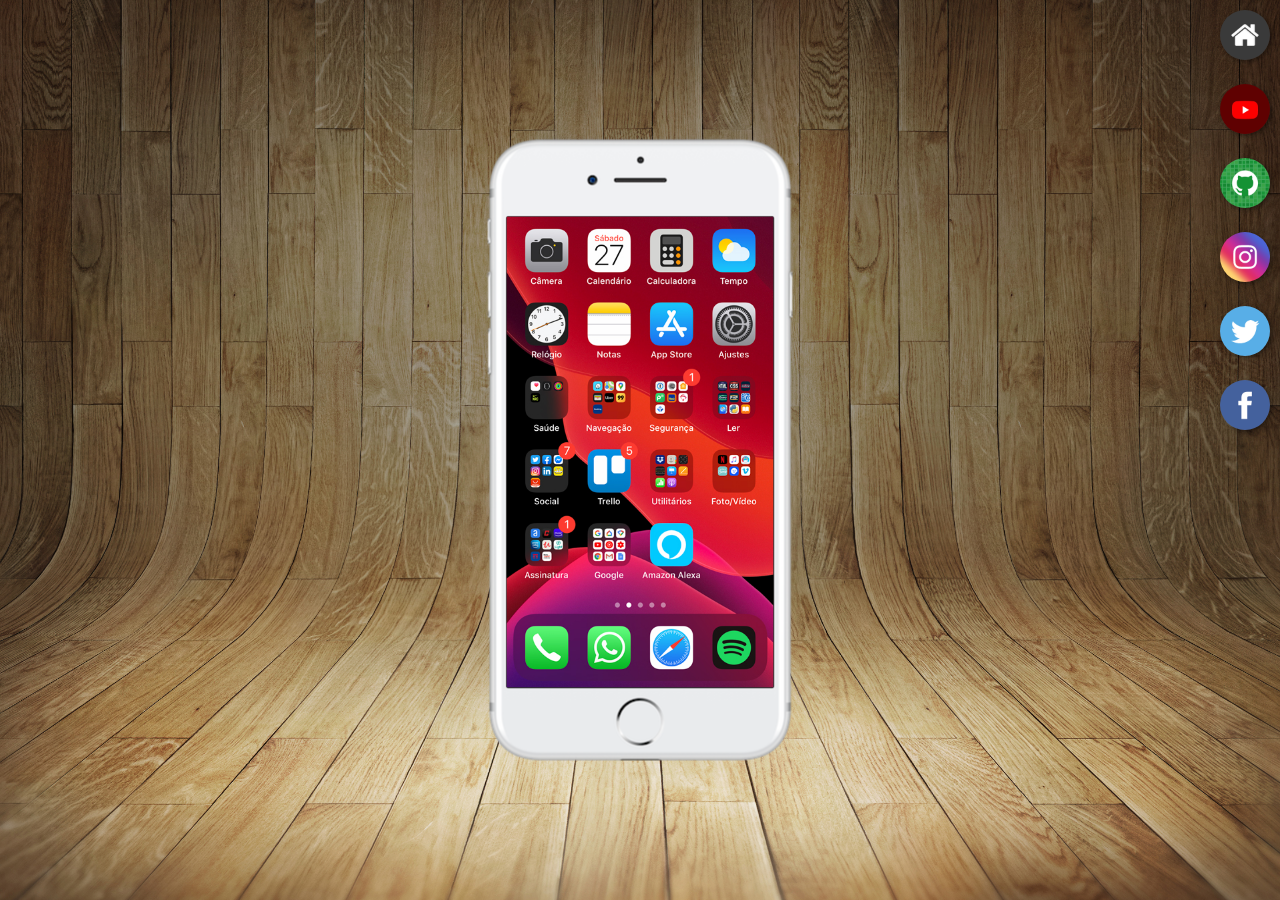
<file: index.html>
<!DOCTYPE html>
<html lang="pt-br">
<head>
    <meta charset="UTF-8">
    <meta name="viewport" content="width=device-width, initial-scale=1.0">
    <title>Projeto Redes Sociais</title>
    <link rel="stylesheet" href="estilos/style.css">
    <link rel="shortcut icon" href="favicon.ico" type="image/x-icon">
</head>
<body>
    <main>
        <section id="telefone">
            <iframe src="home.html" name="tela" id="tela" frameborder="0"> 
                Seu navegador não é compativel com isso.
            </iframe>
        </section>
        <section id="redes-sociais">
            <a href="home.html" target="tela"> <img src="imagens/logo-home.jpg" alt="home"></a><br>
            <a href="youtube.html" target="tela"><img src="imagens/logo-youtube.jpg" alt="youtube"></a><br>
            <a href="github.html" target="tela"><img src="imagens/logo-github.jpg" alt="github"></a><br>
            <a href="instagram.html" target="tela"><img src="imagens/logo-instagram.jpg" alt="instagram"></a><br>
            <a href="twitter.html" target="tela"><img src="imagens/logo-twitter.jpg" alt="twitter"></a><br>
            <a href="facebook.html" target="tela"><img src="imagens/logo-facebook.jpg" alt="facebook"></a><br>
        </section>
    </main>
</body>
</html>
</file>
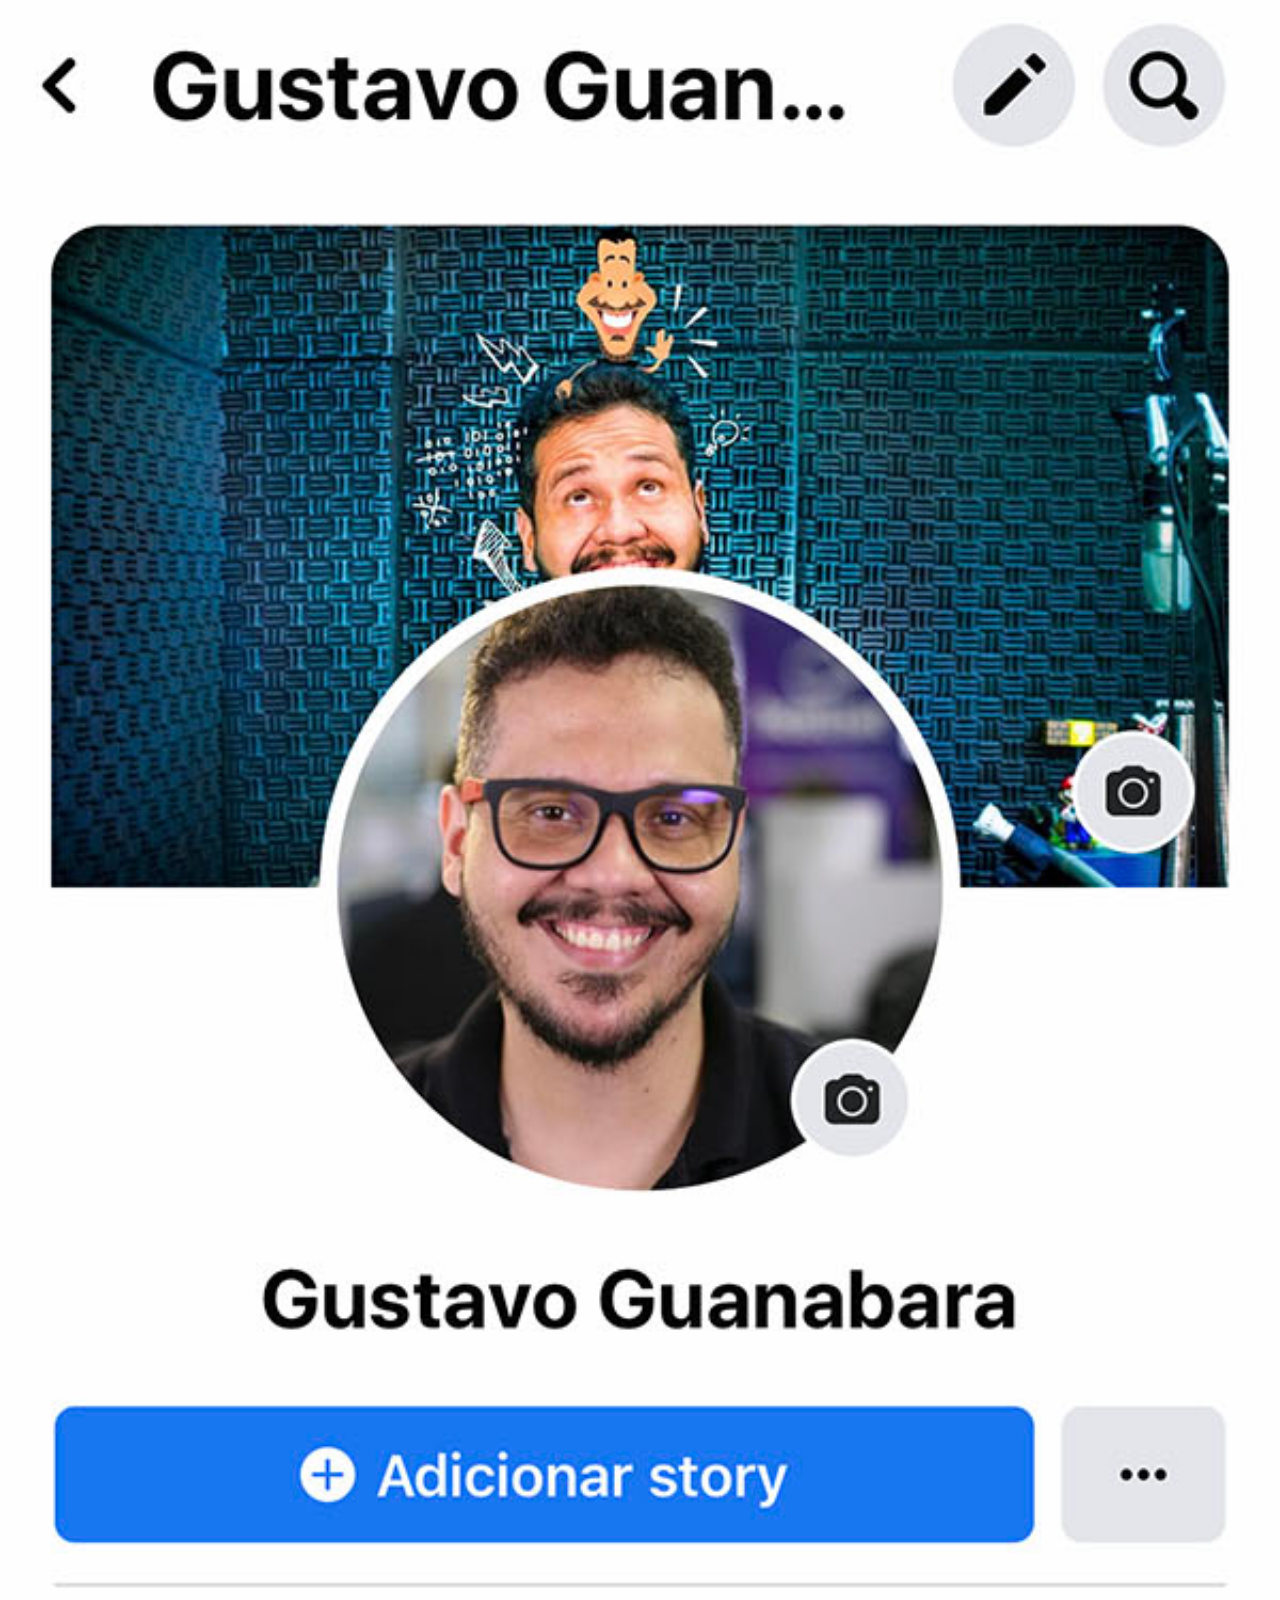
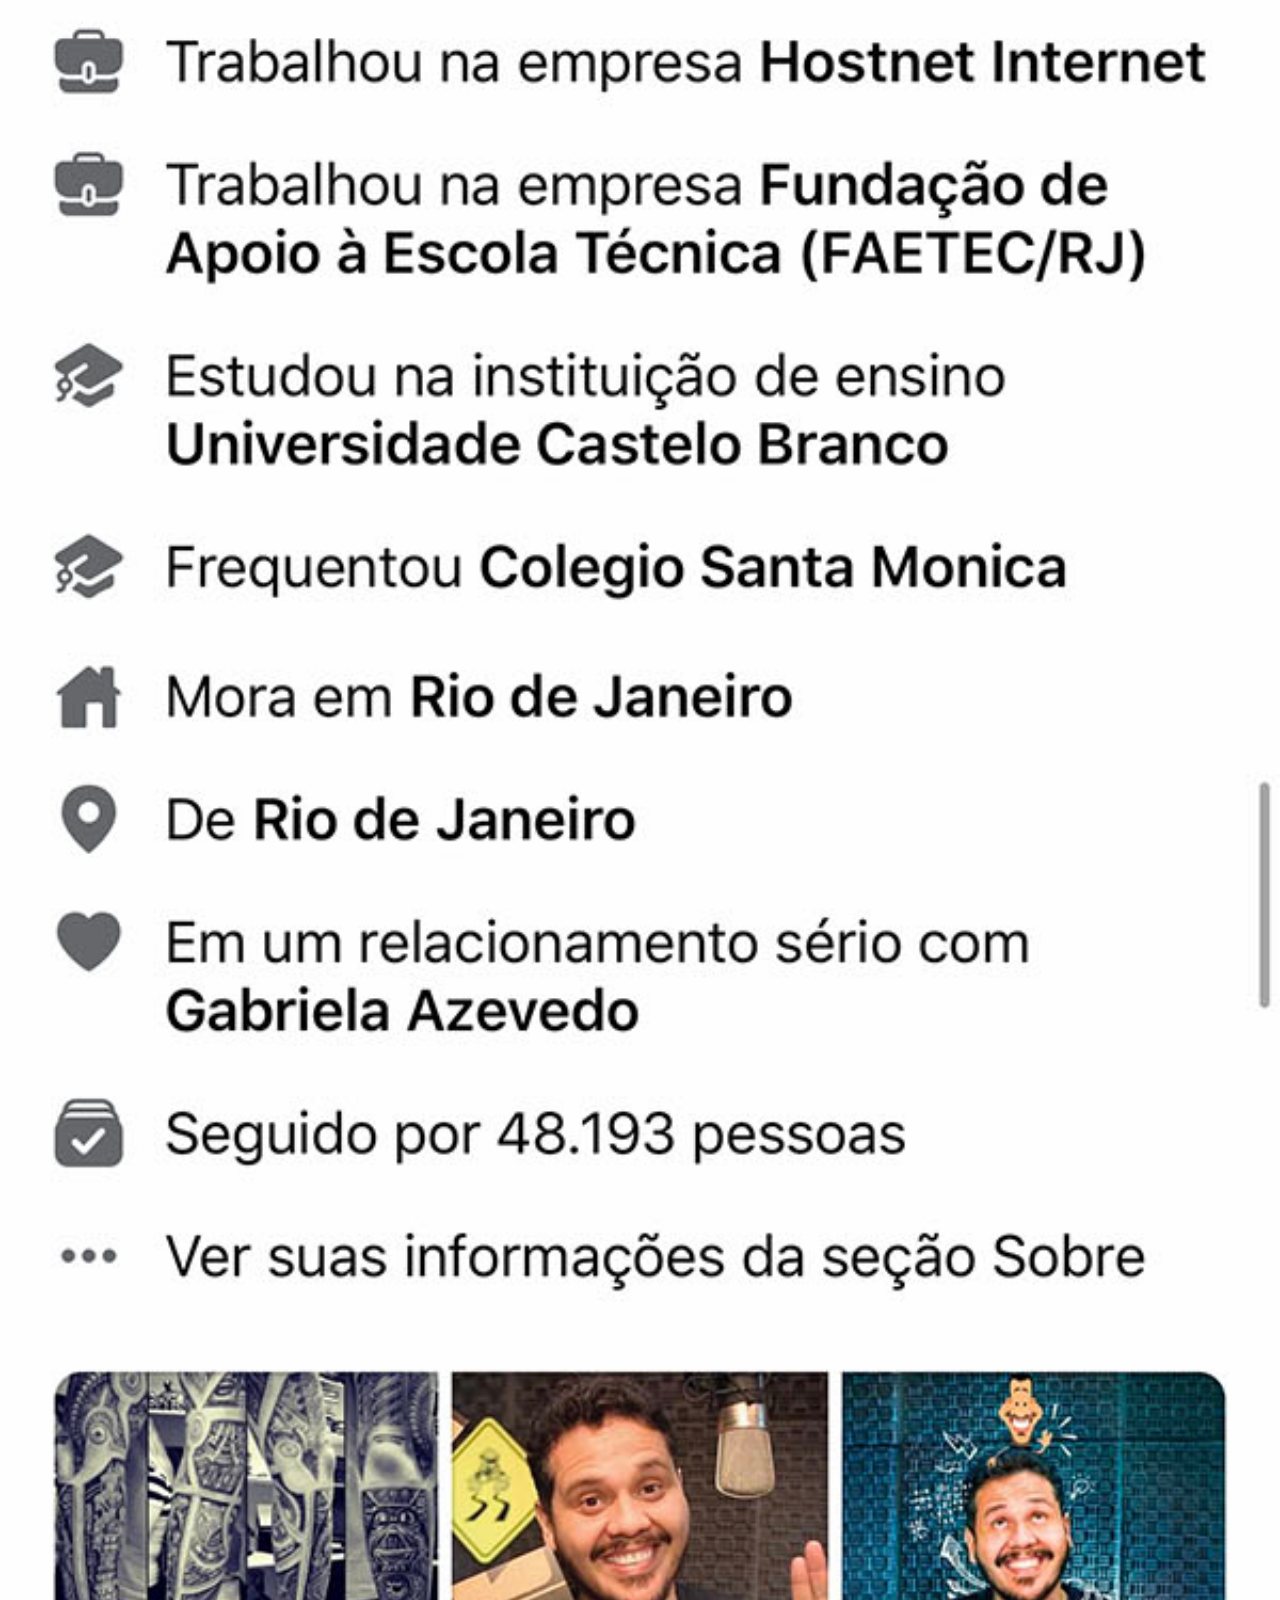
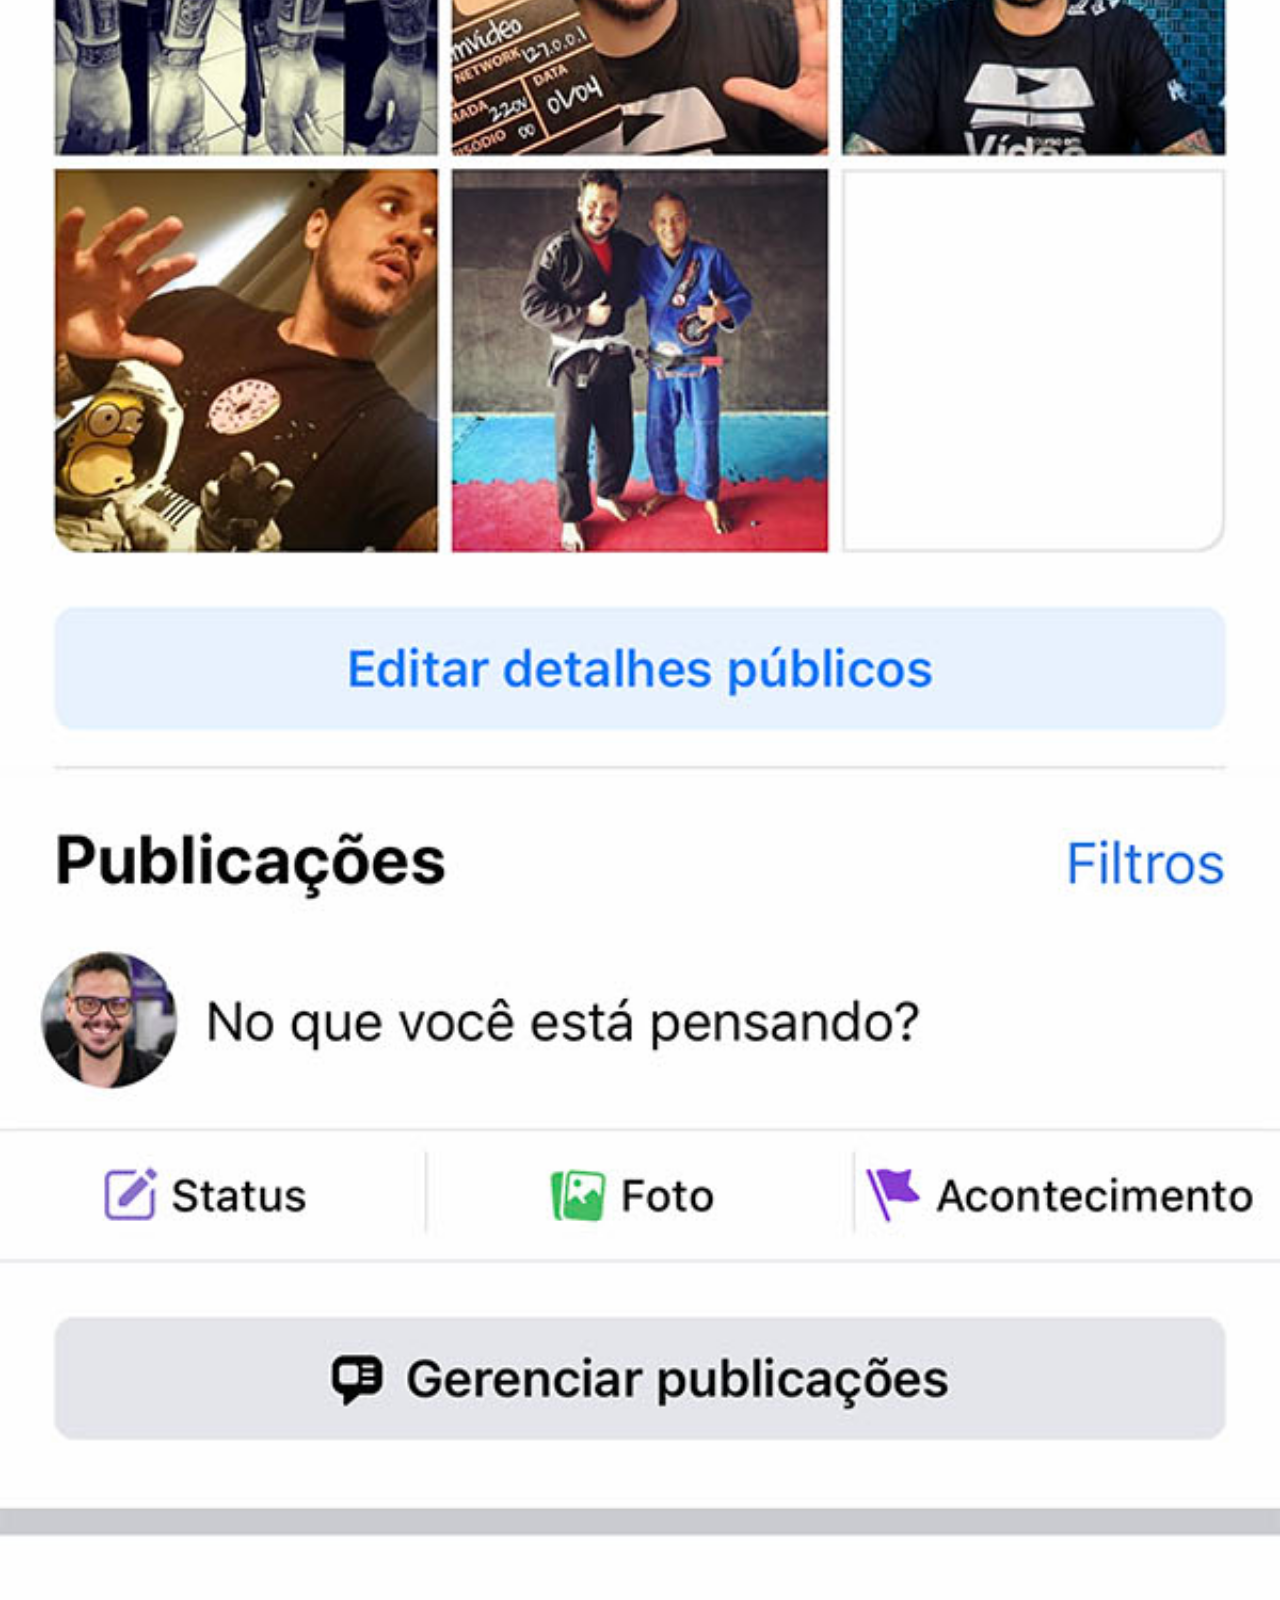
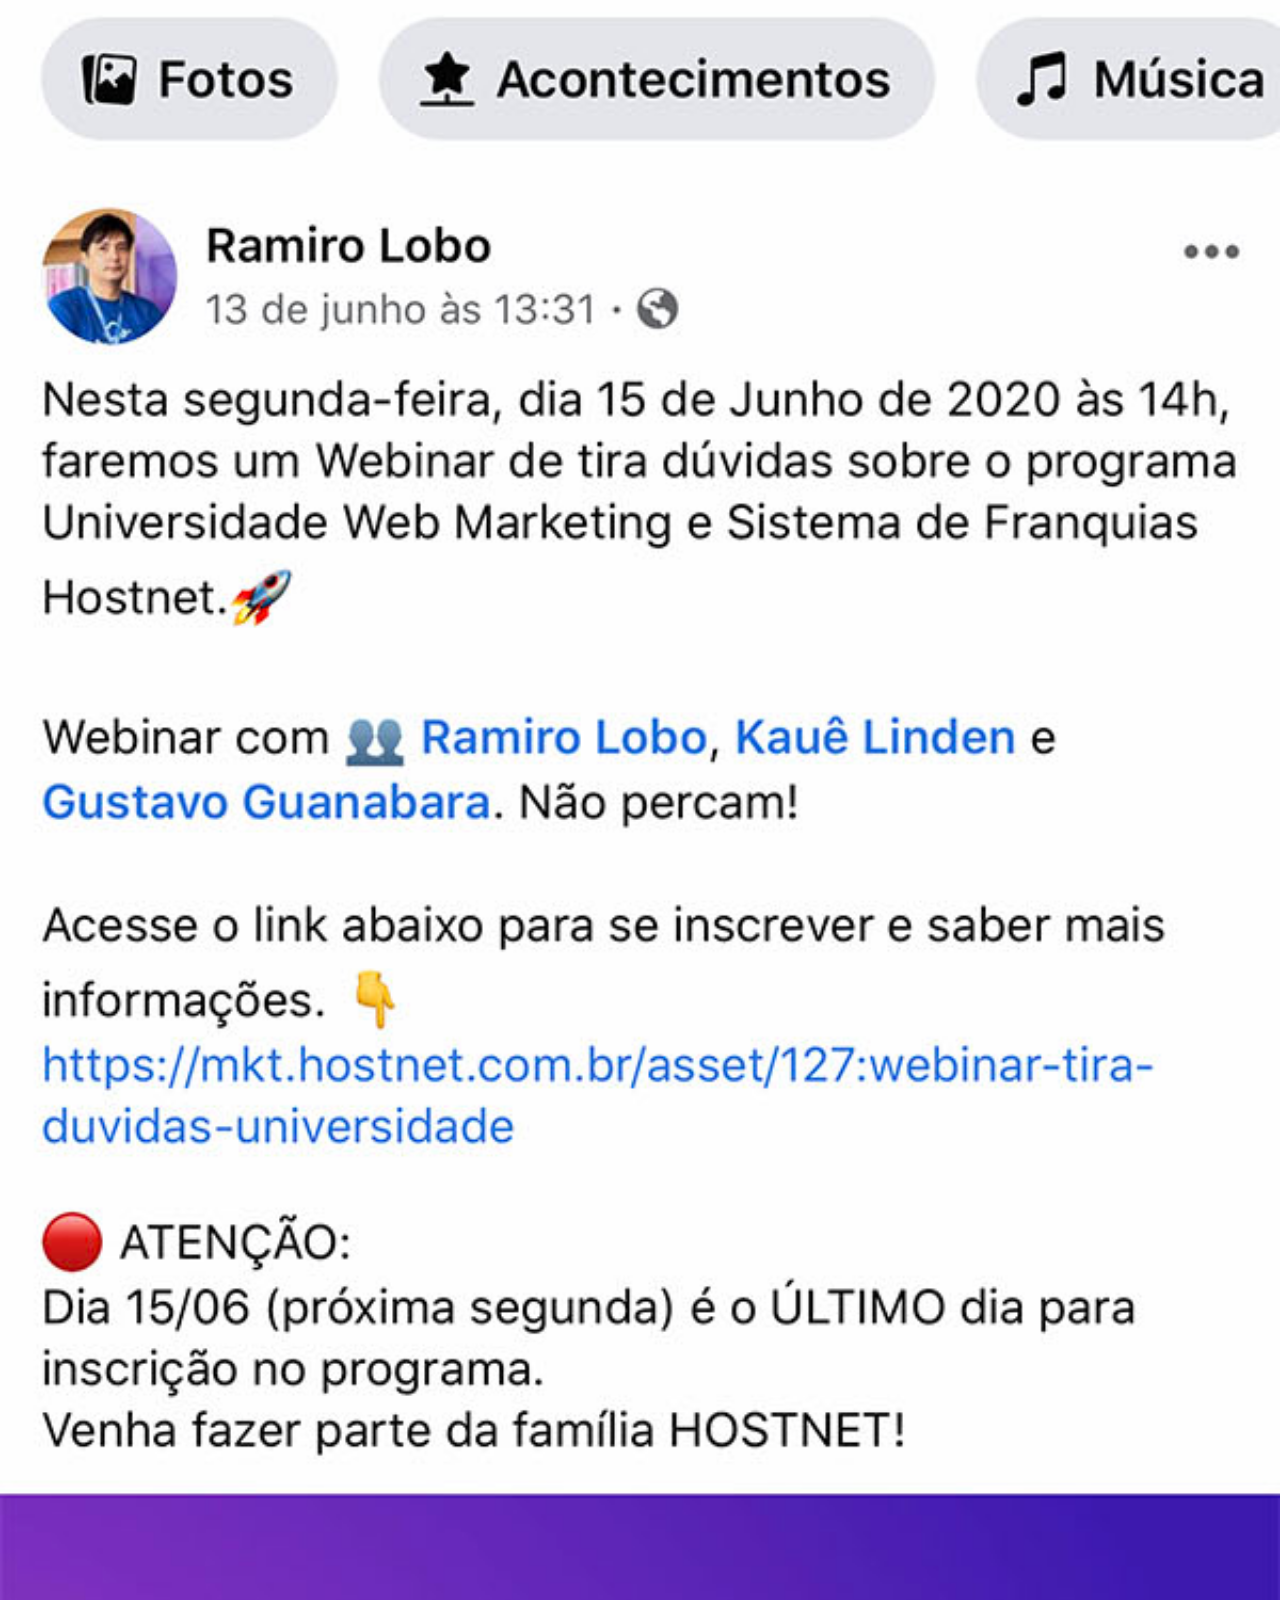
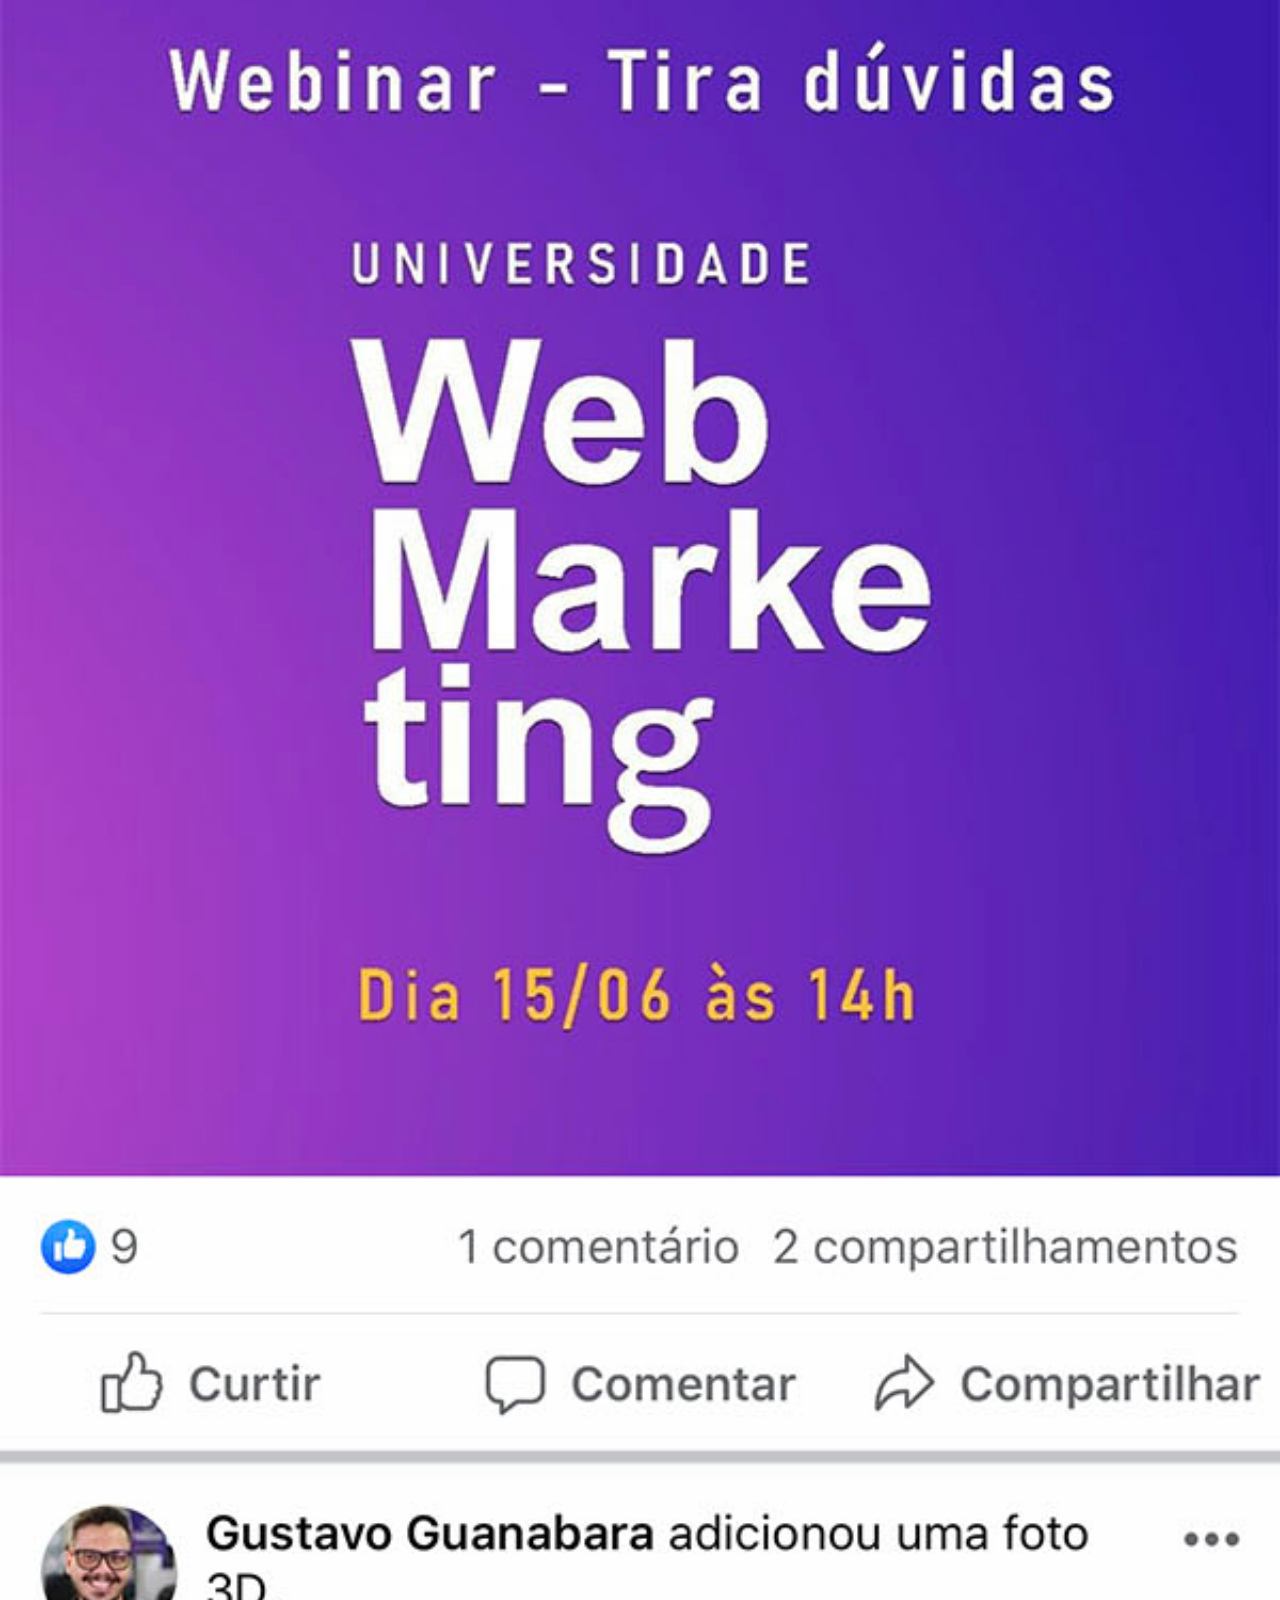
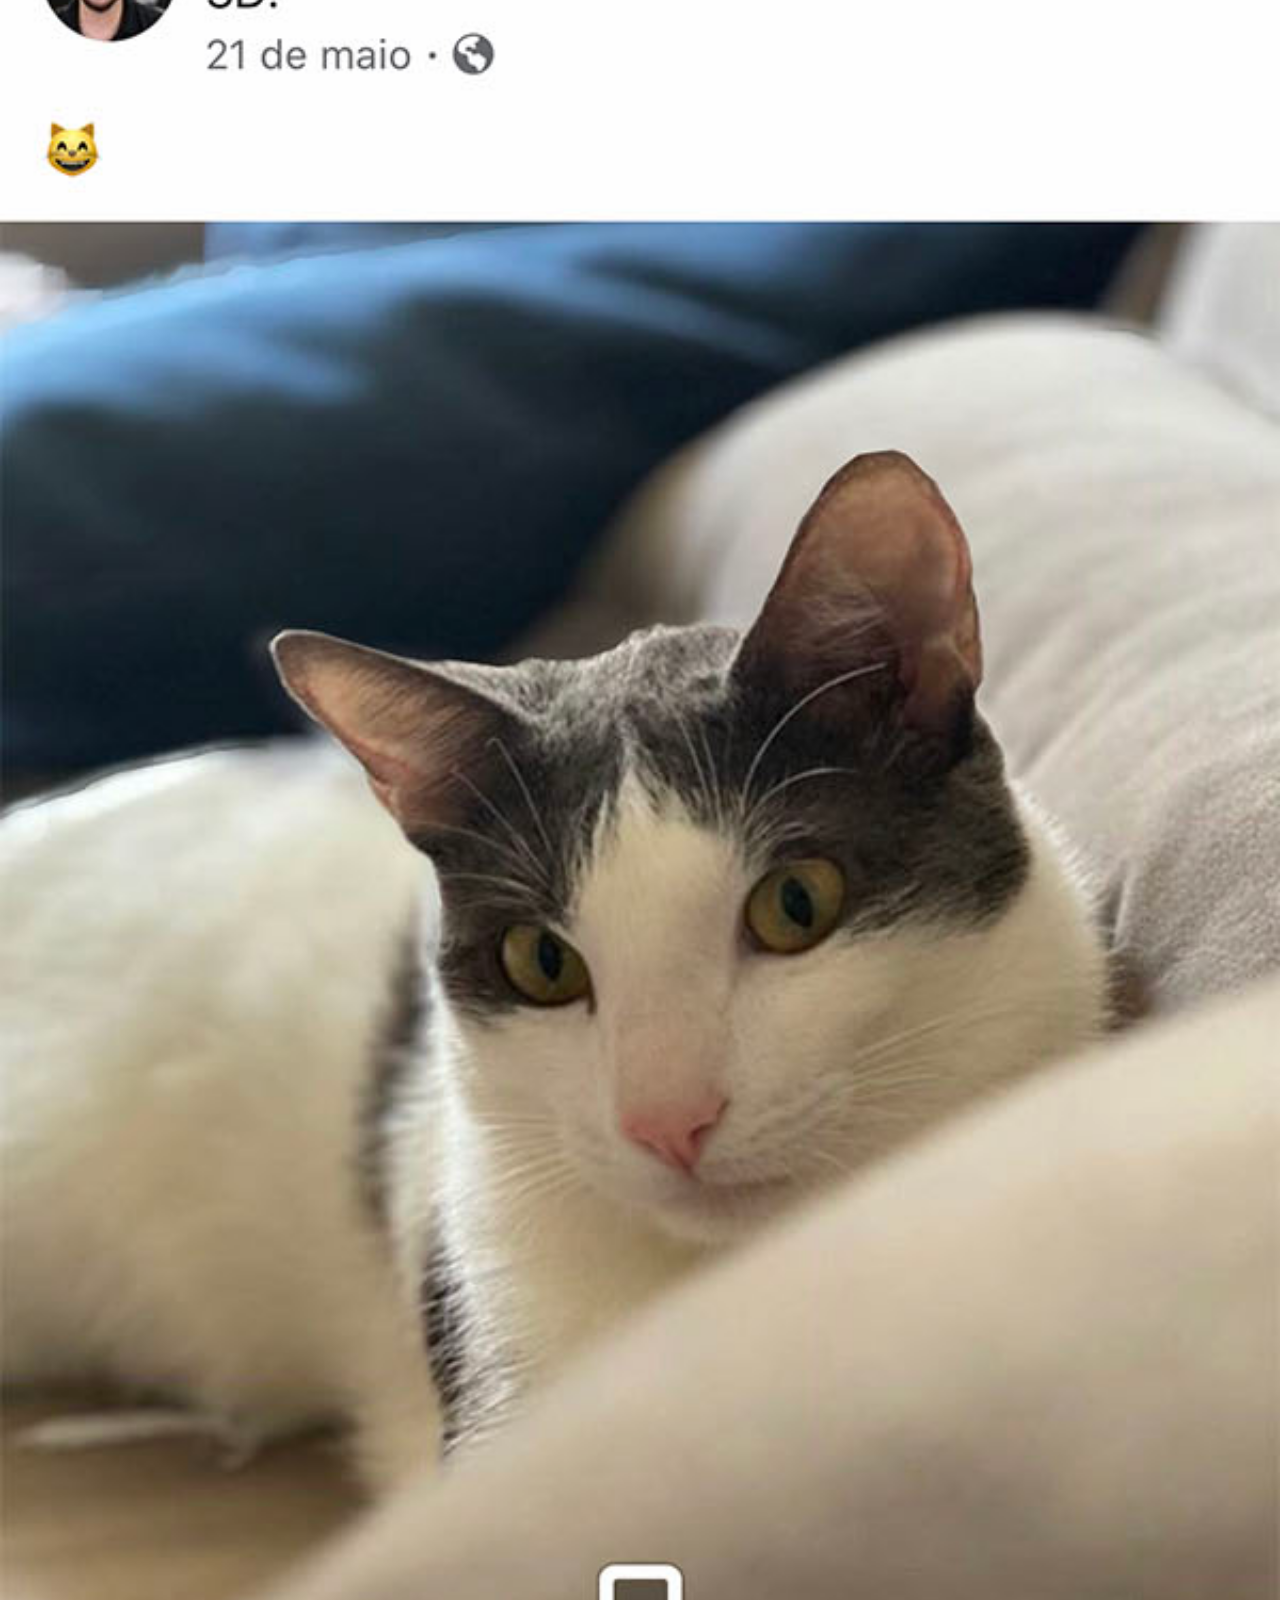
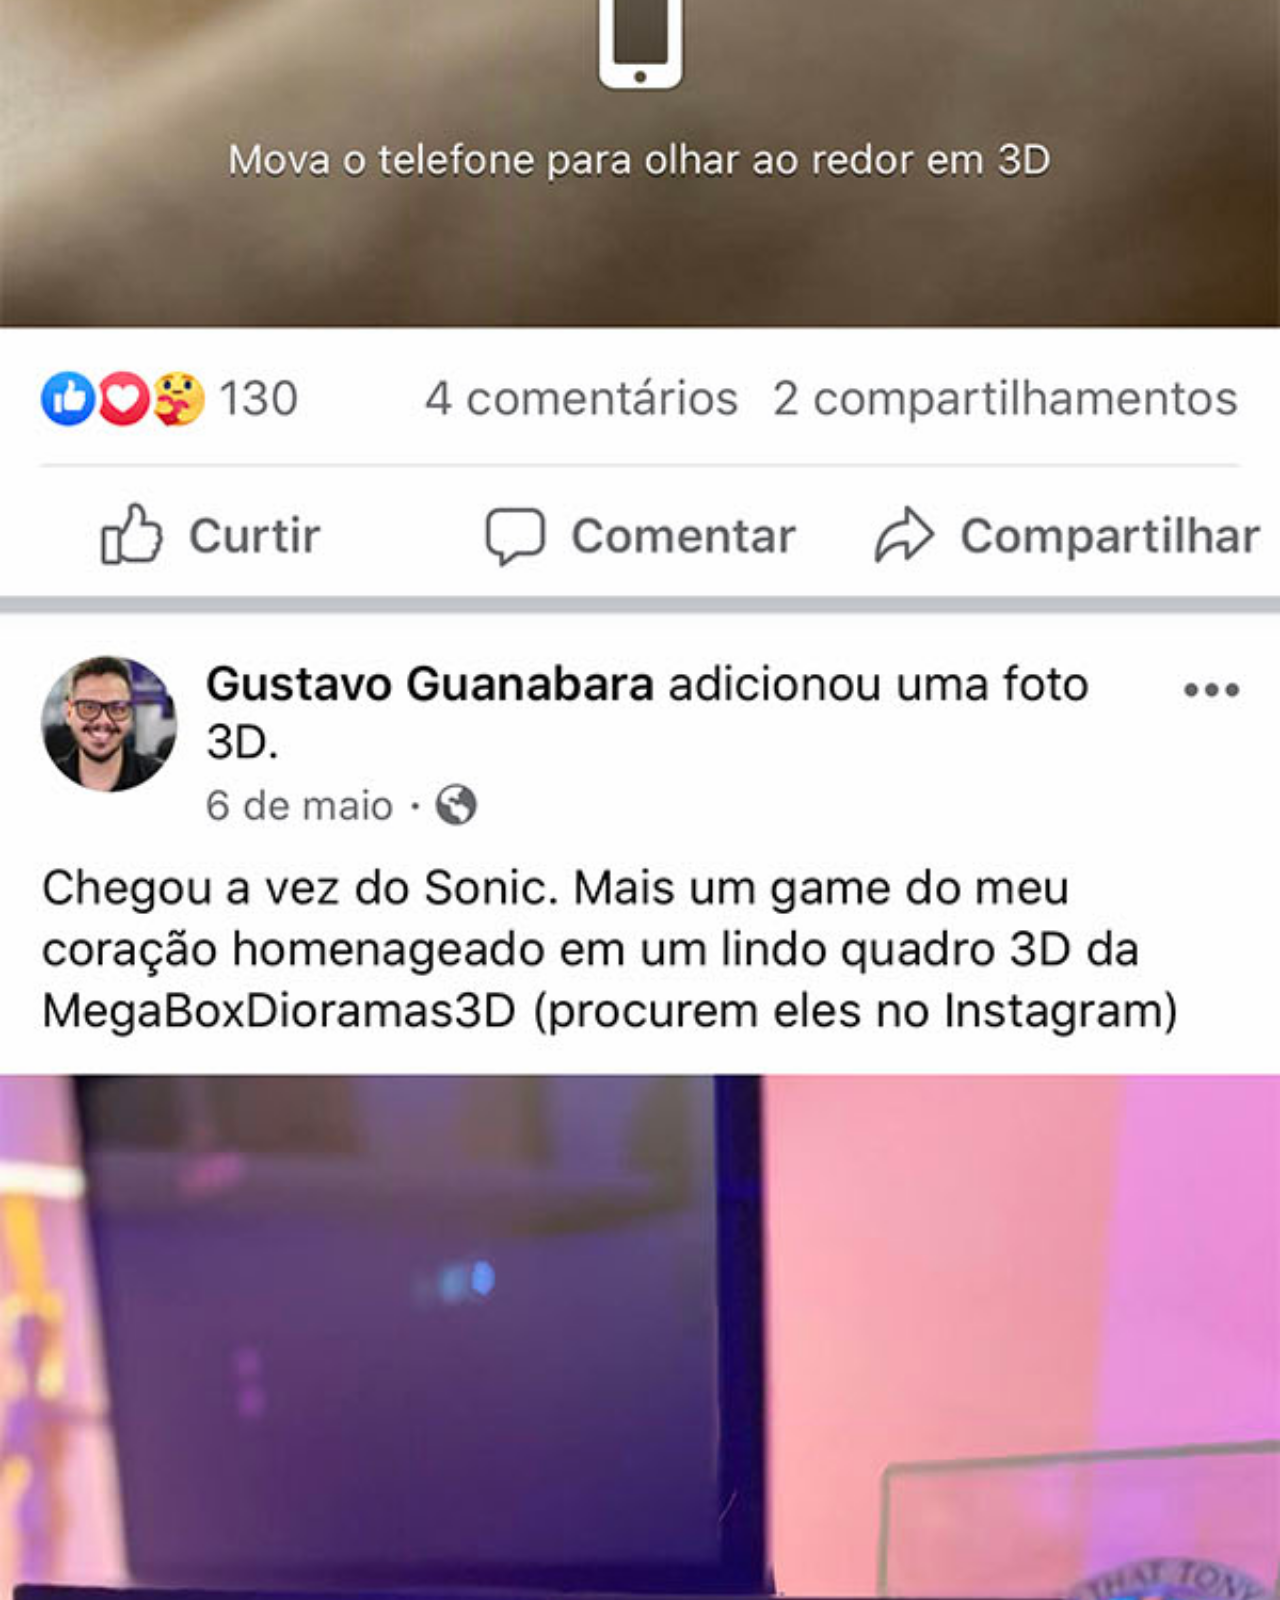
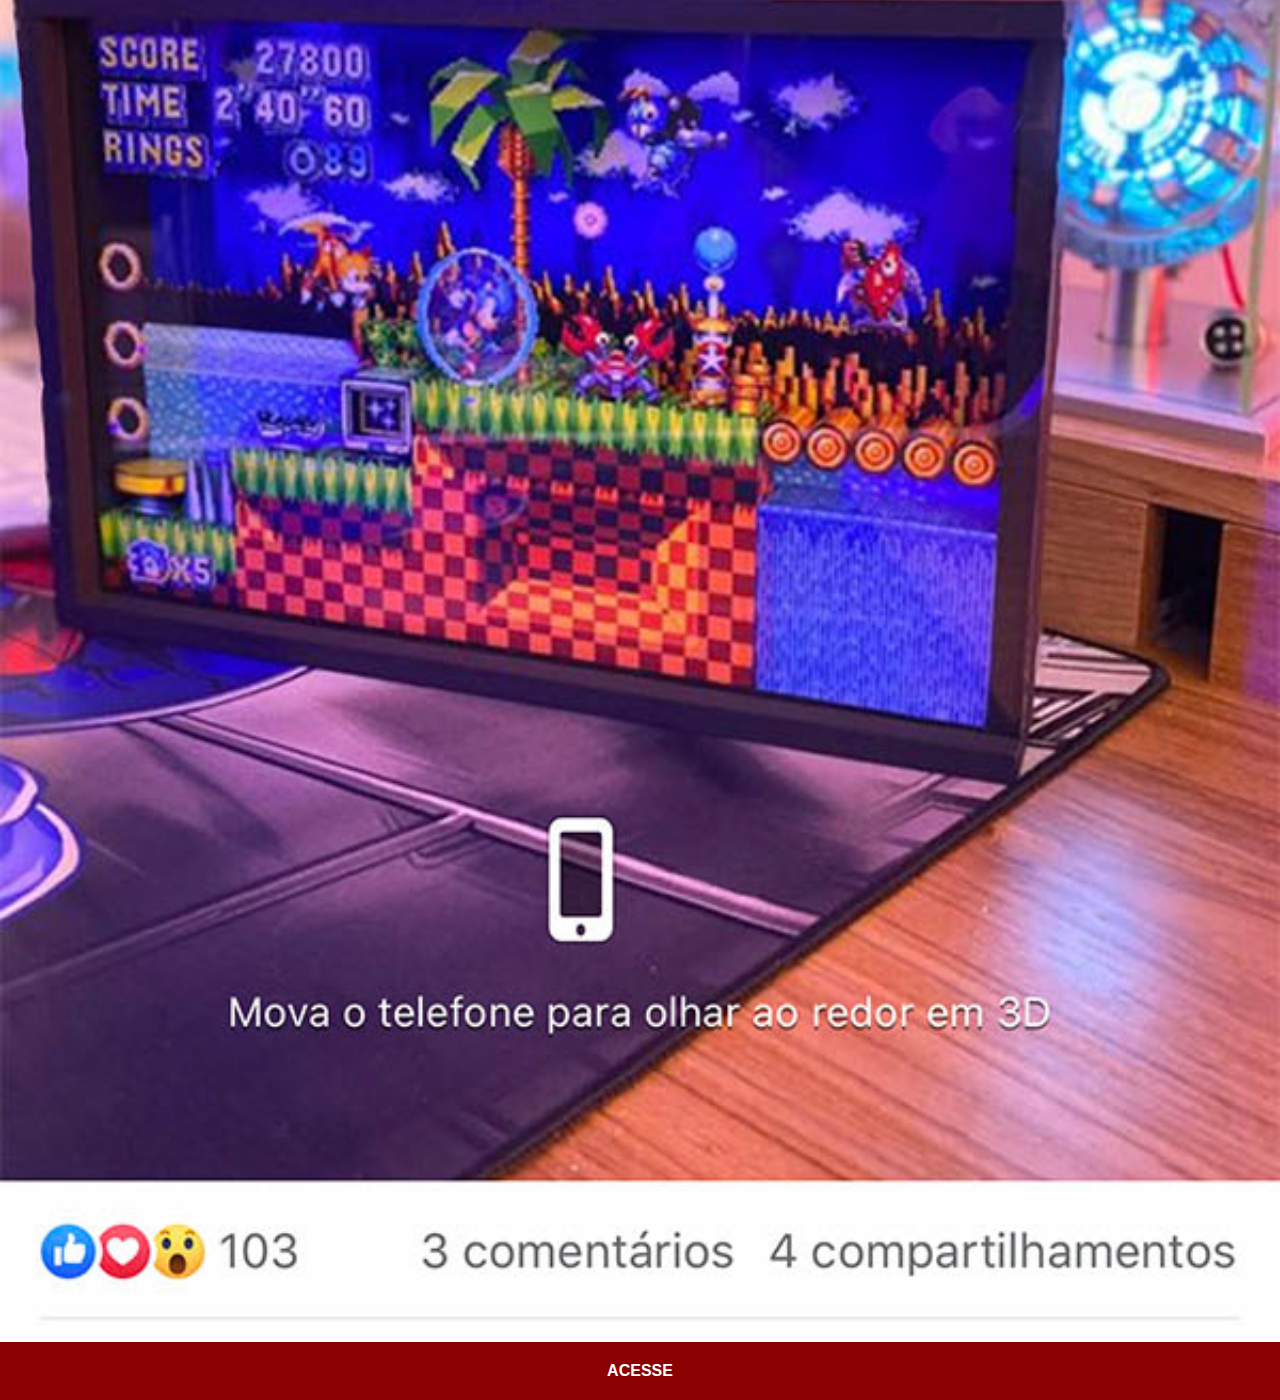
<file: facebook.html>
<!DOCTYPE html>
<html lang="pt-br">
<head>
    <meta charset="UTF-8">
    <meta name="viewport" content="width=device-width, initial-scale=1.0">
    <title>facebook</title>
    <link rel="stylesheet" href="estilos/social.css">
</head>
<body>
    <img src="imagens/tela-facebook.jpg" alt="facebook">
    <a href="https://www.facebook.com/gustavoguanabara/?locale=pt_BR" target="_blank">ACESSE</a>
</body>
</html>
</file>
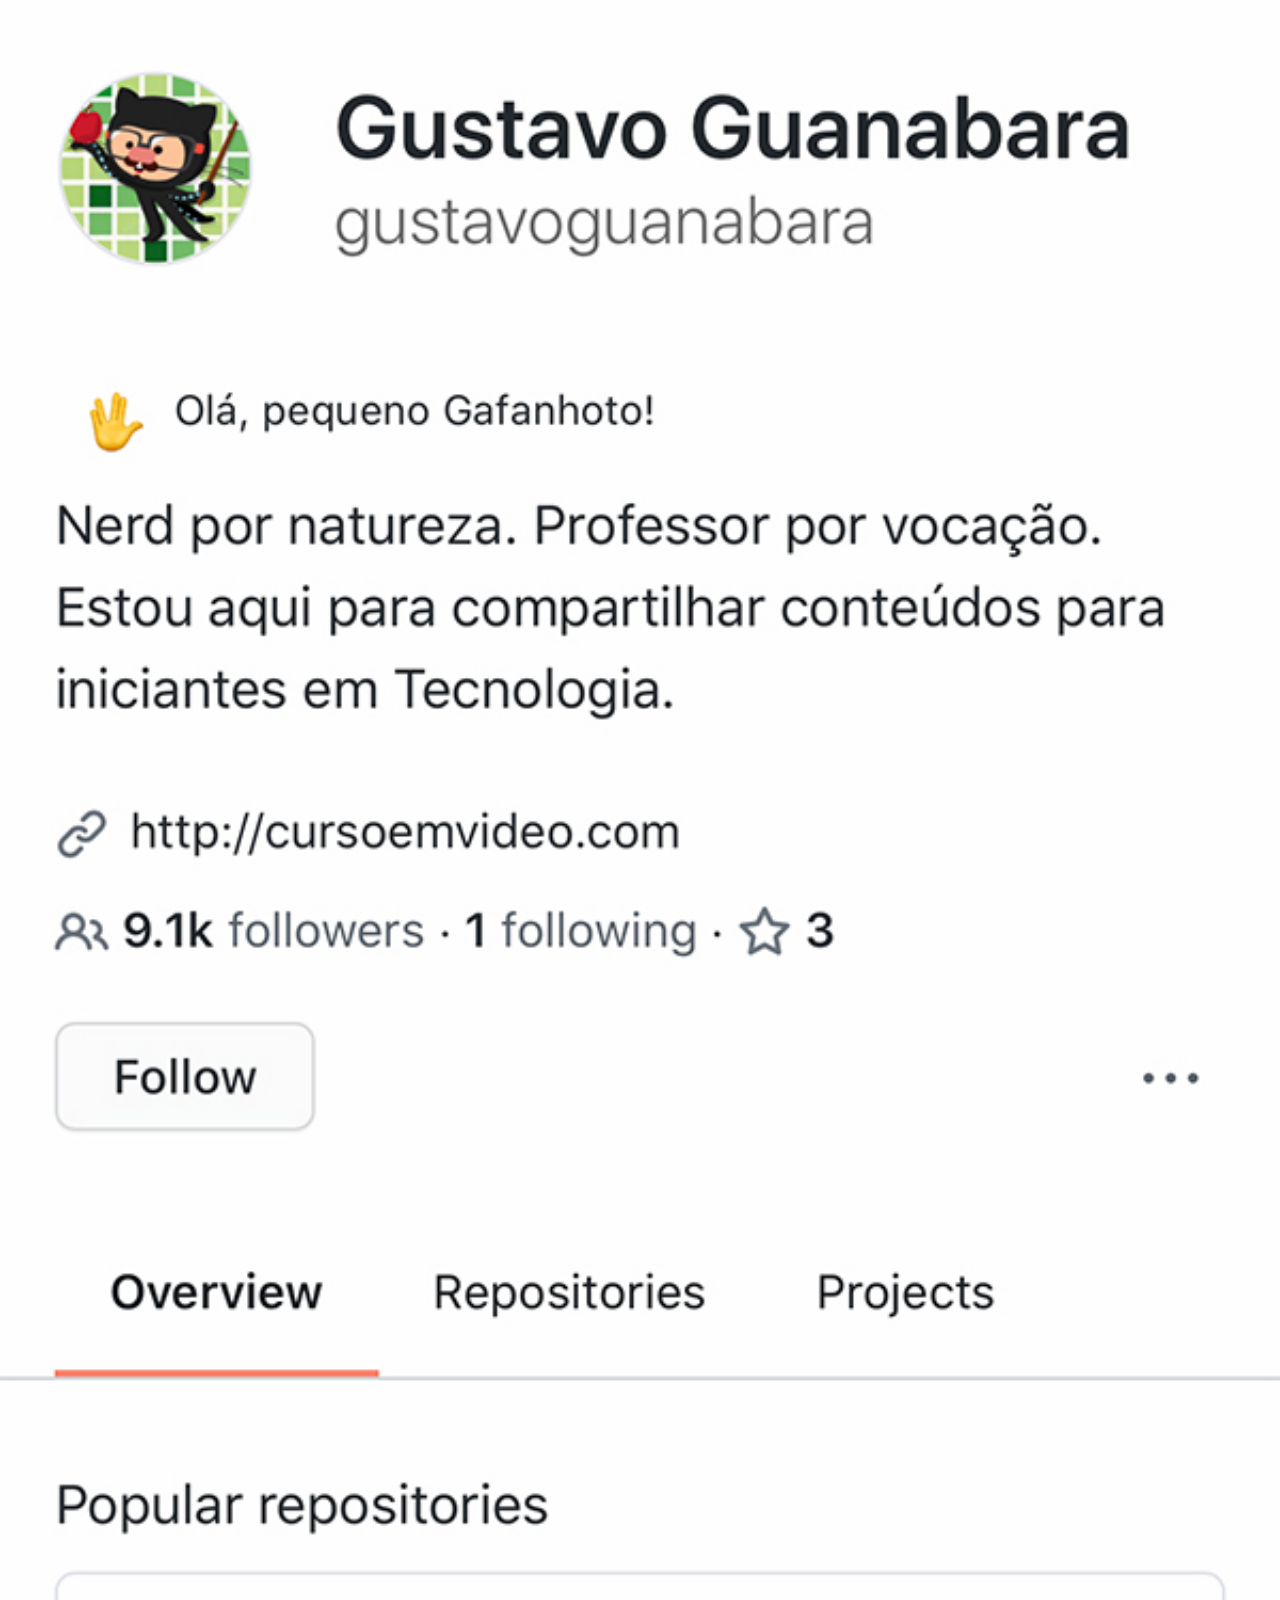
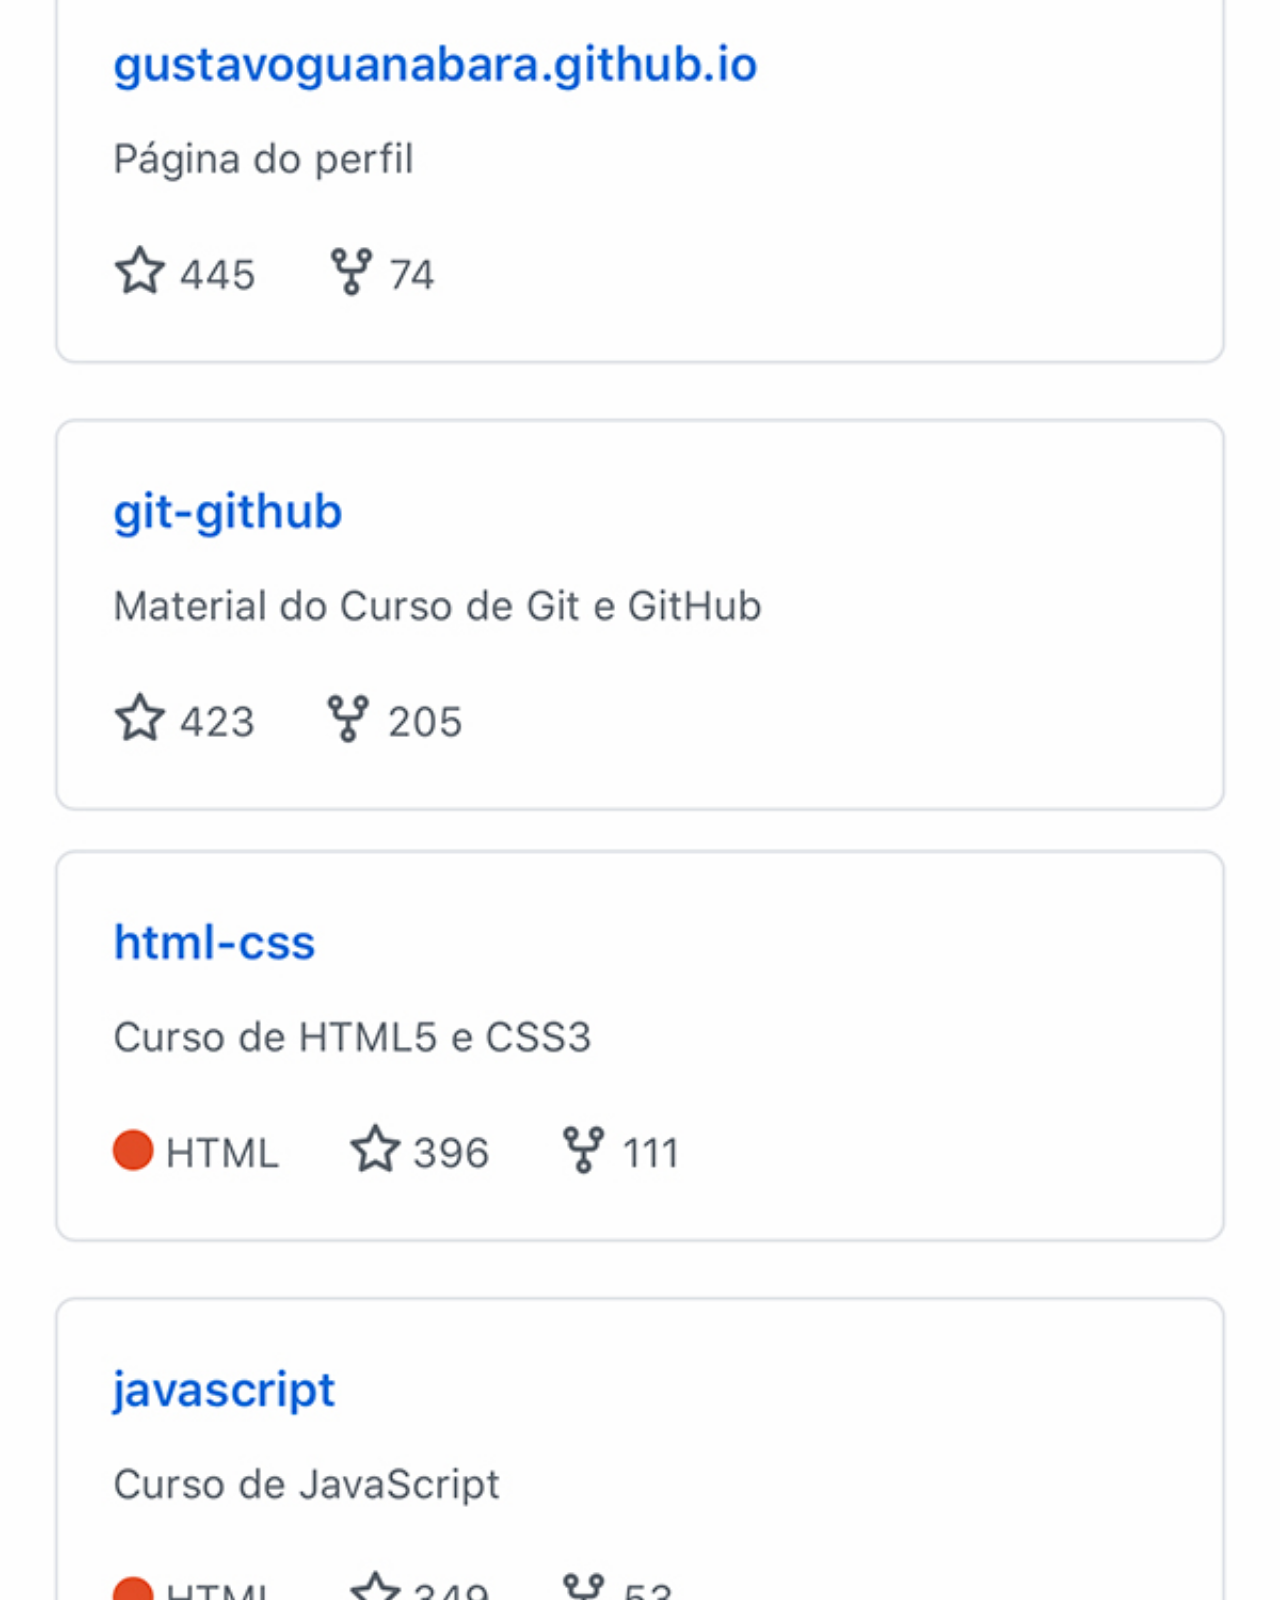
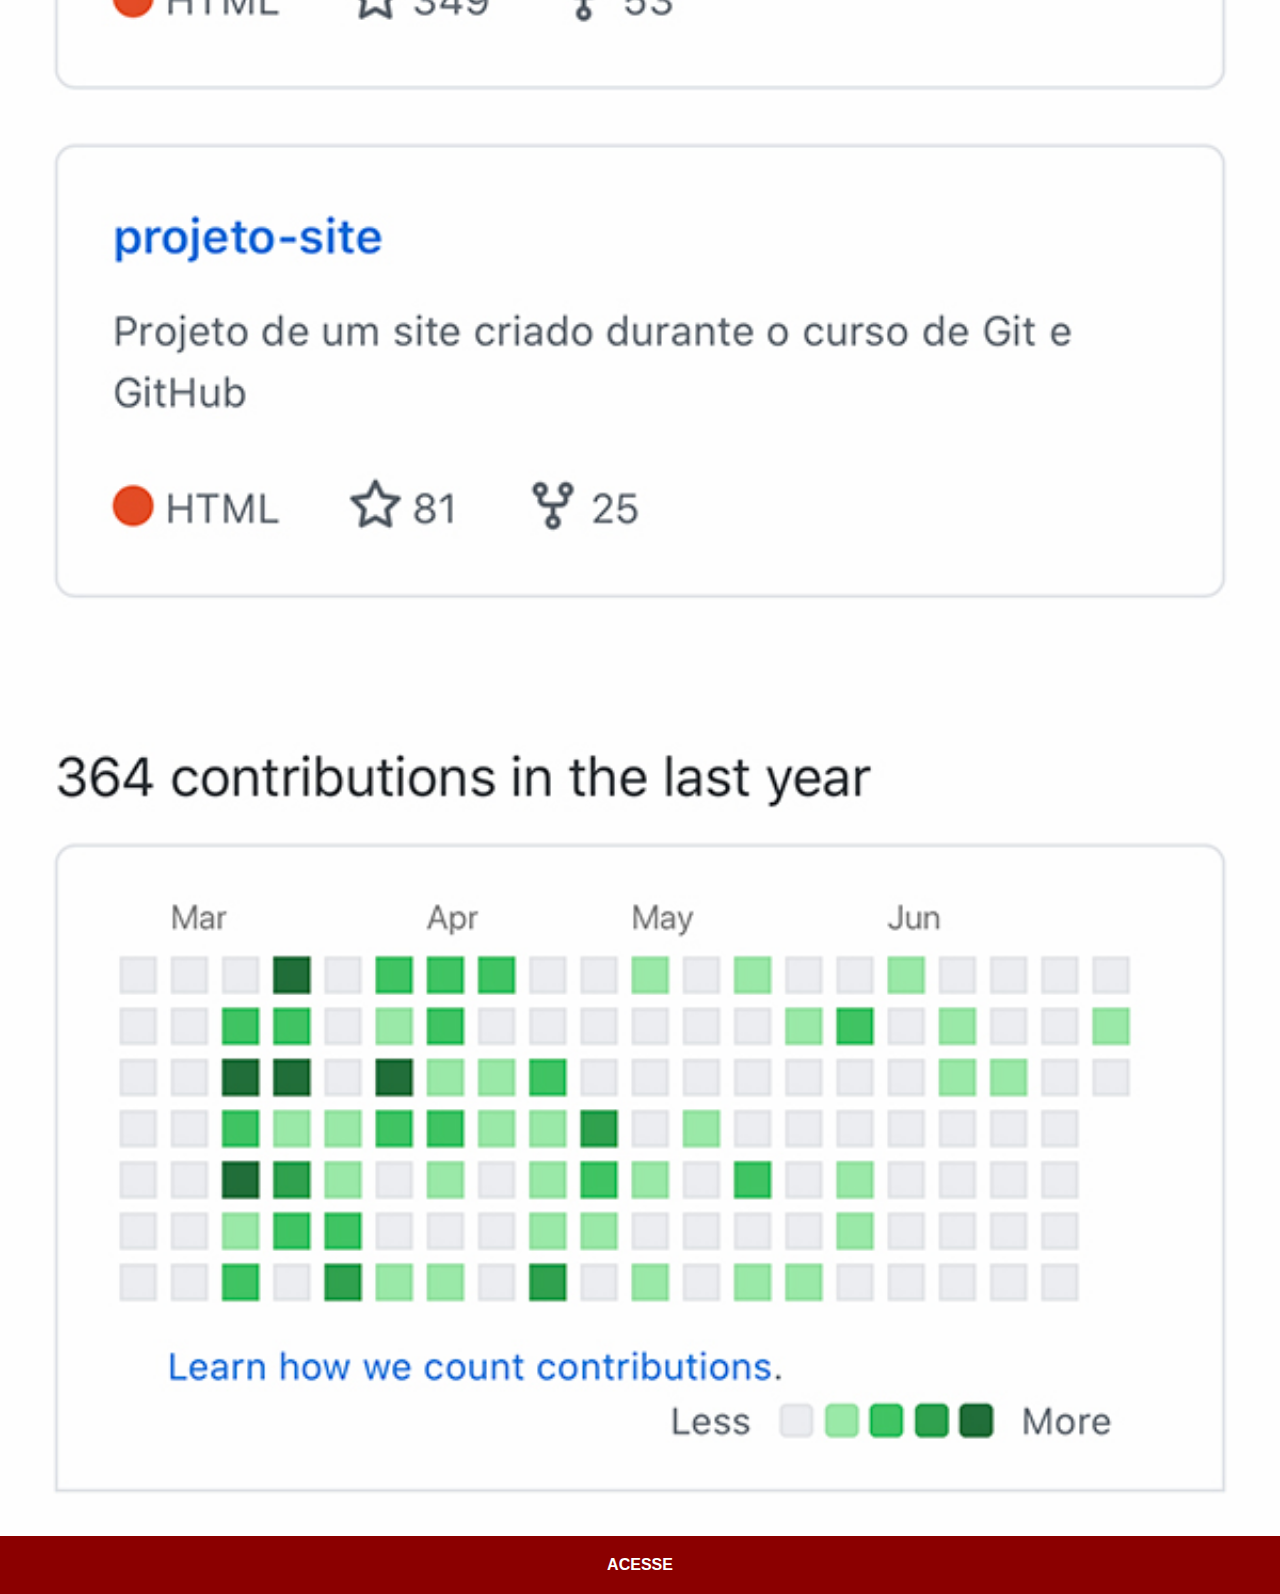
<file: github.html>
<!DOCTYPE html>
<html lang="pt-br">
<head>
    <meta charset="UTF-8">
    <meta name="viewport" content="width=device-width, initial-scale=1.0">
    <title>github</title>
    <link rel="stylesheet" href="estilos/social.css">
</head>
<body>
    <img src="imagens/tela-github.jpg" alt="github">
    <a href="https://github.com/gustavoguanabara" target="_blank">ACESSE</a>
</body>
</html>
</file>
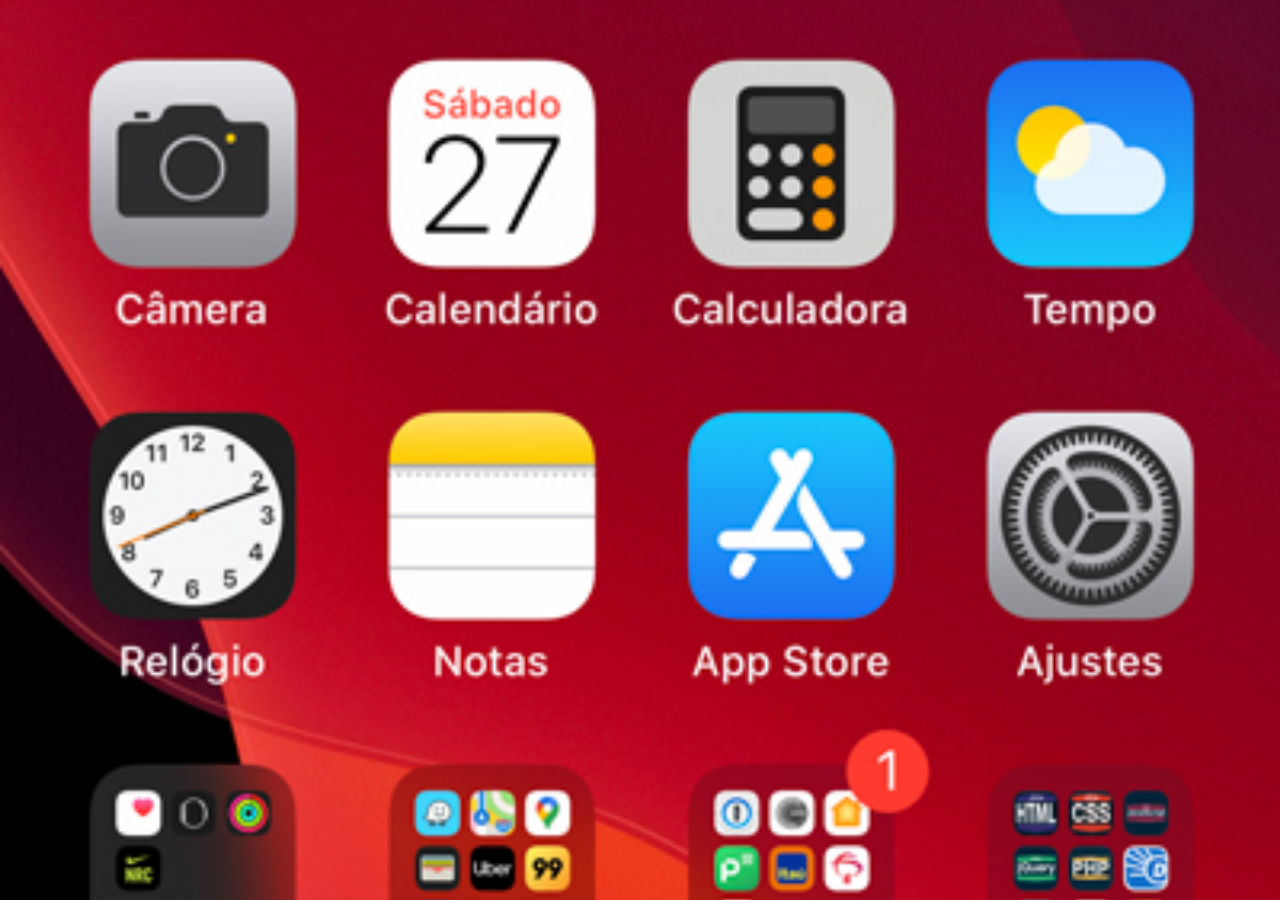
<file: home.html>
<!DOCTYPE html>
<html lang="pt-br">
<head>
    <meta charset="UTF-8">
    <meta name="viewport" content="width=device-width, initial-scale=1.0">
    <title>home</title>
    <style>
        *{
            margin: 0px;
            padding: 0px;
        }

        body {
            width: 100vw;
            height: 100vh;
            background: black  url('imagens/tela-home.jpg') no-repeat top center;
            background-size: cover;
        }
    </style>
</head>
<body>
    
</body>
</html>
</file>
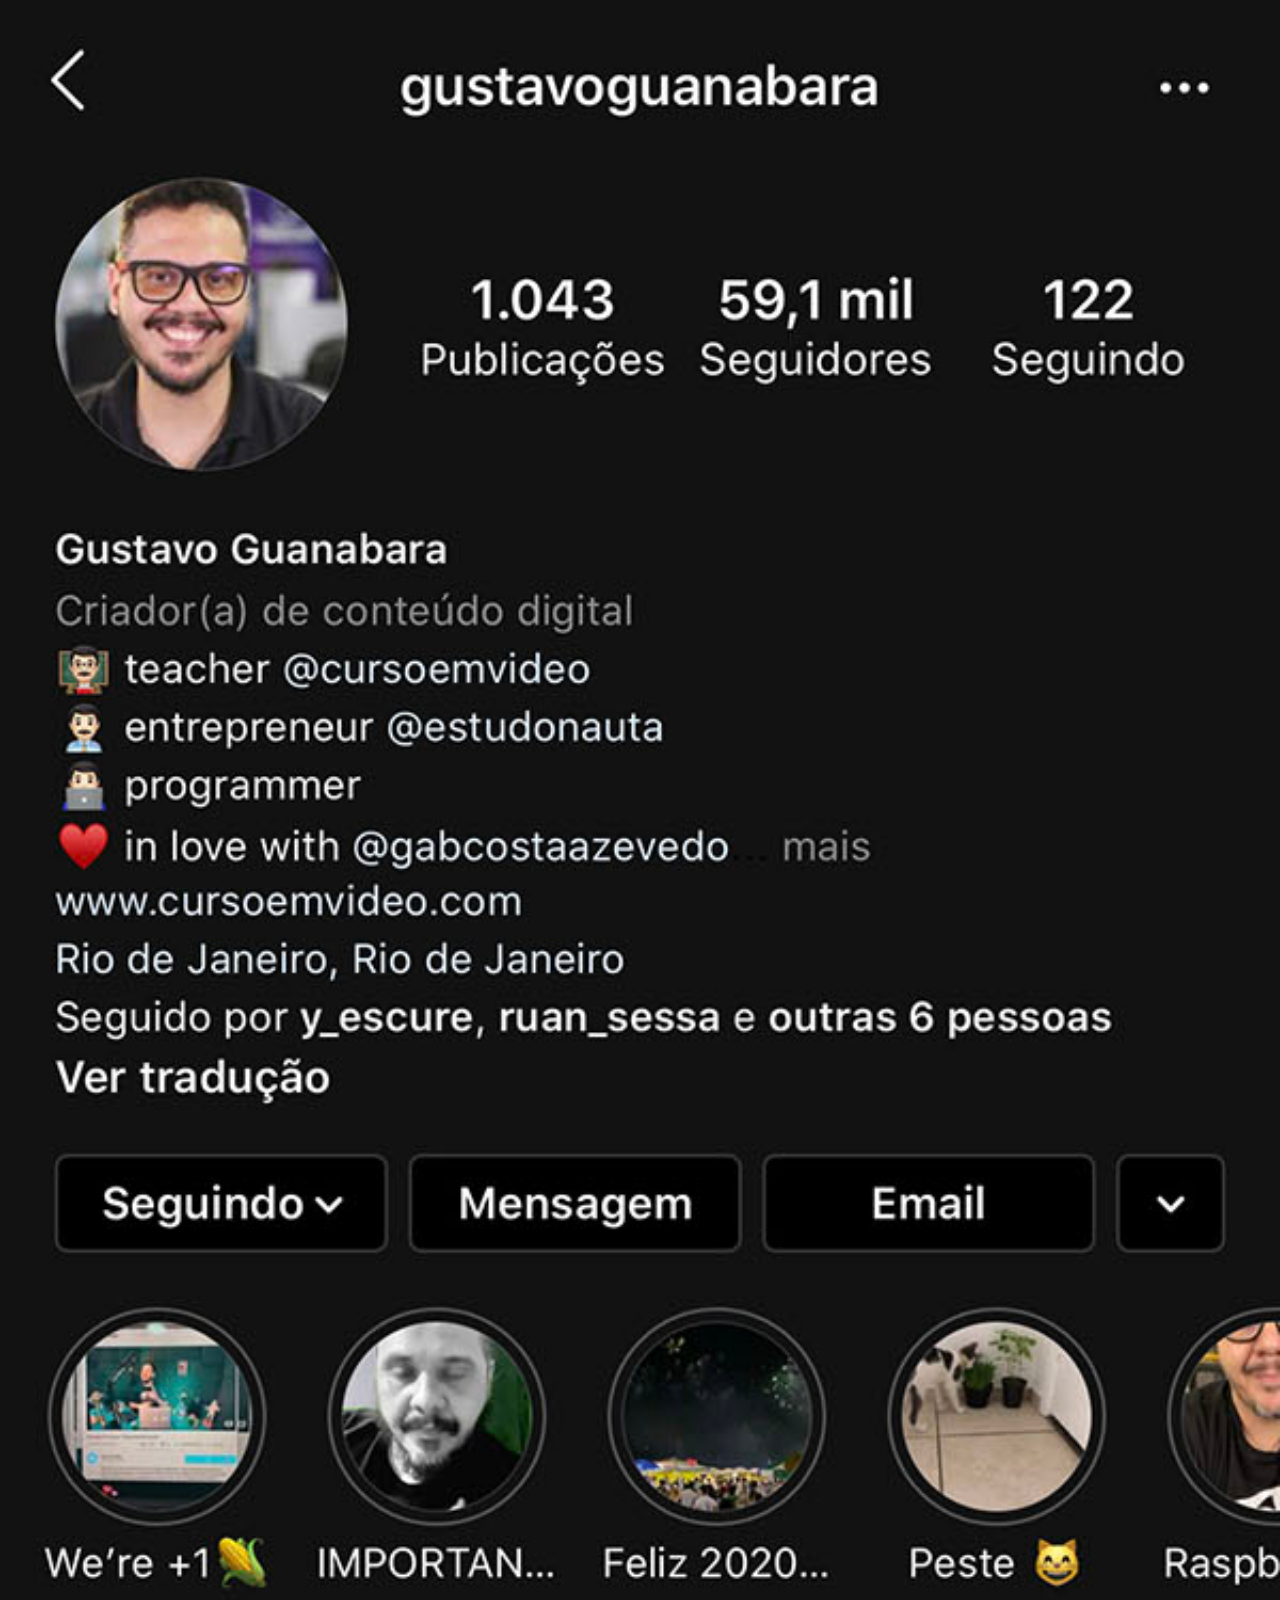
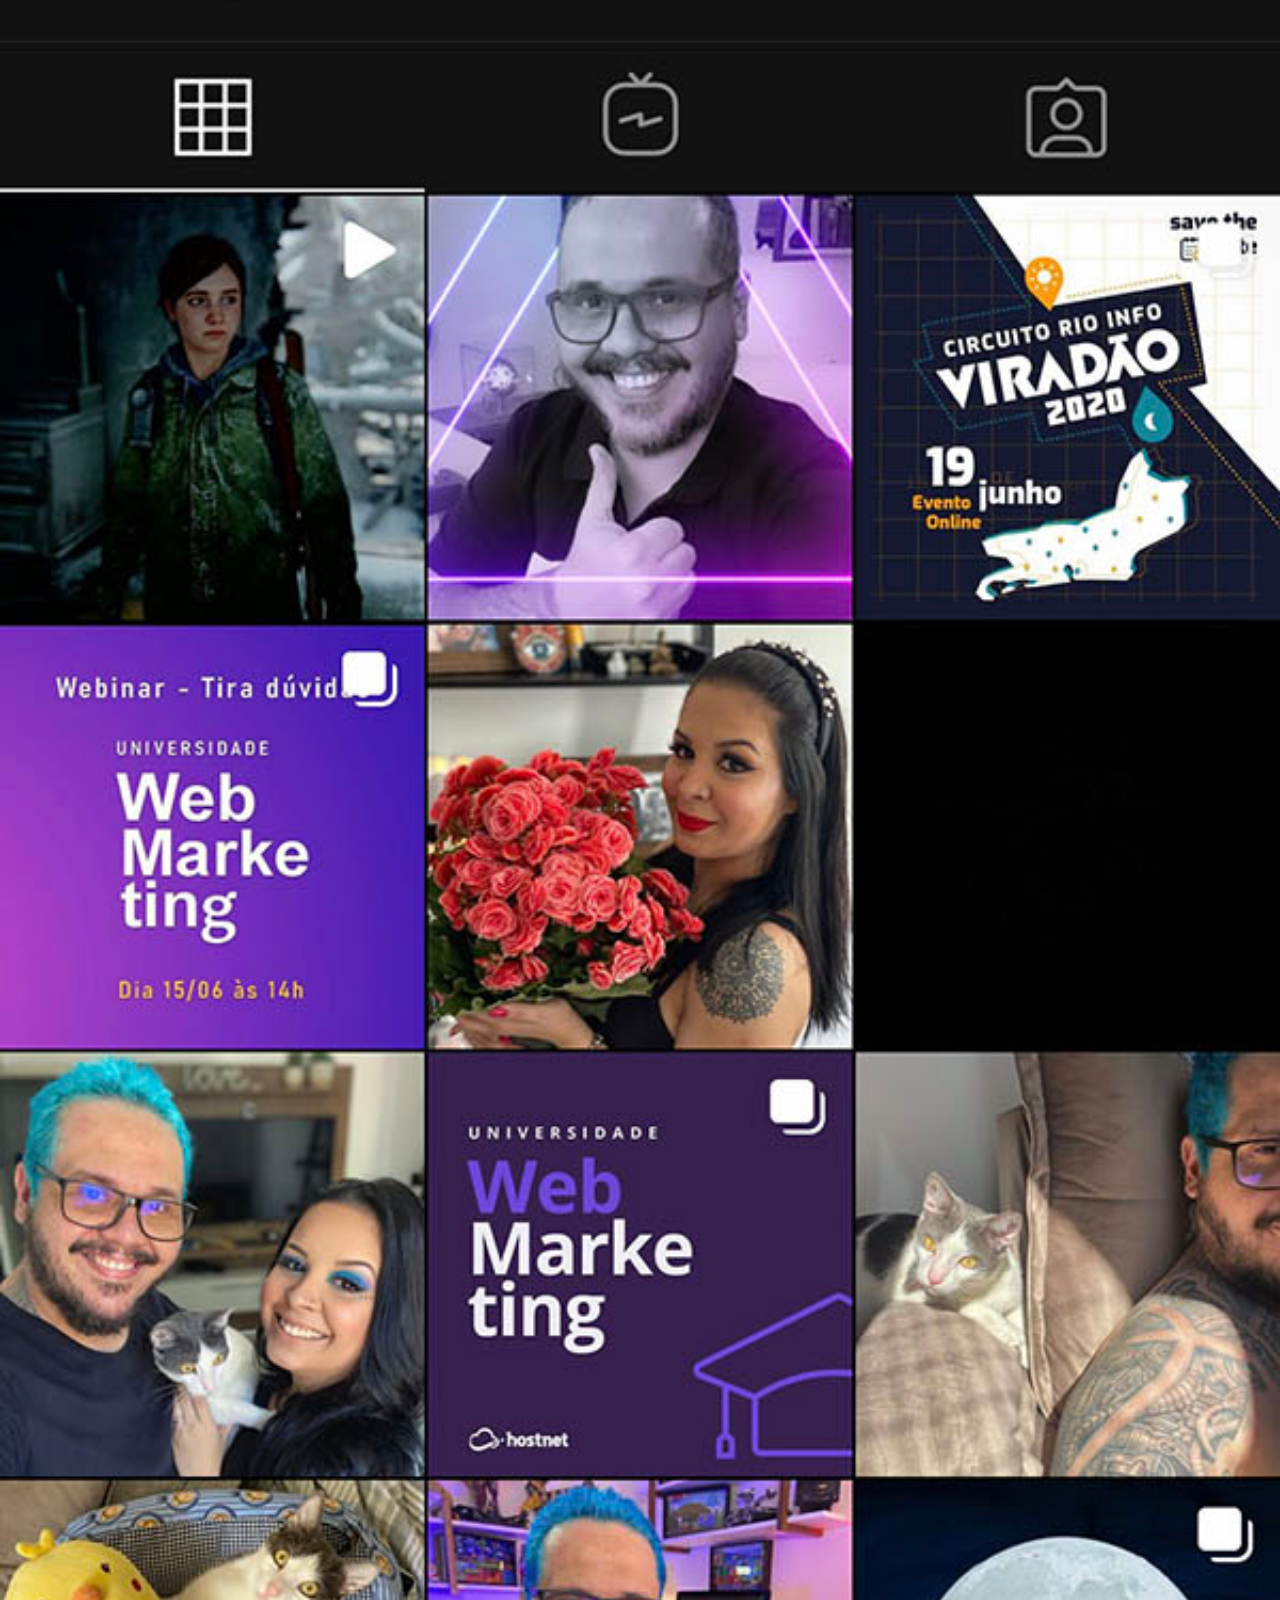
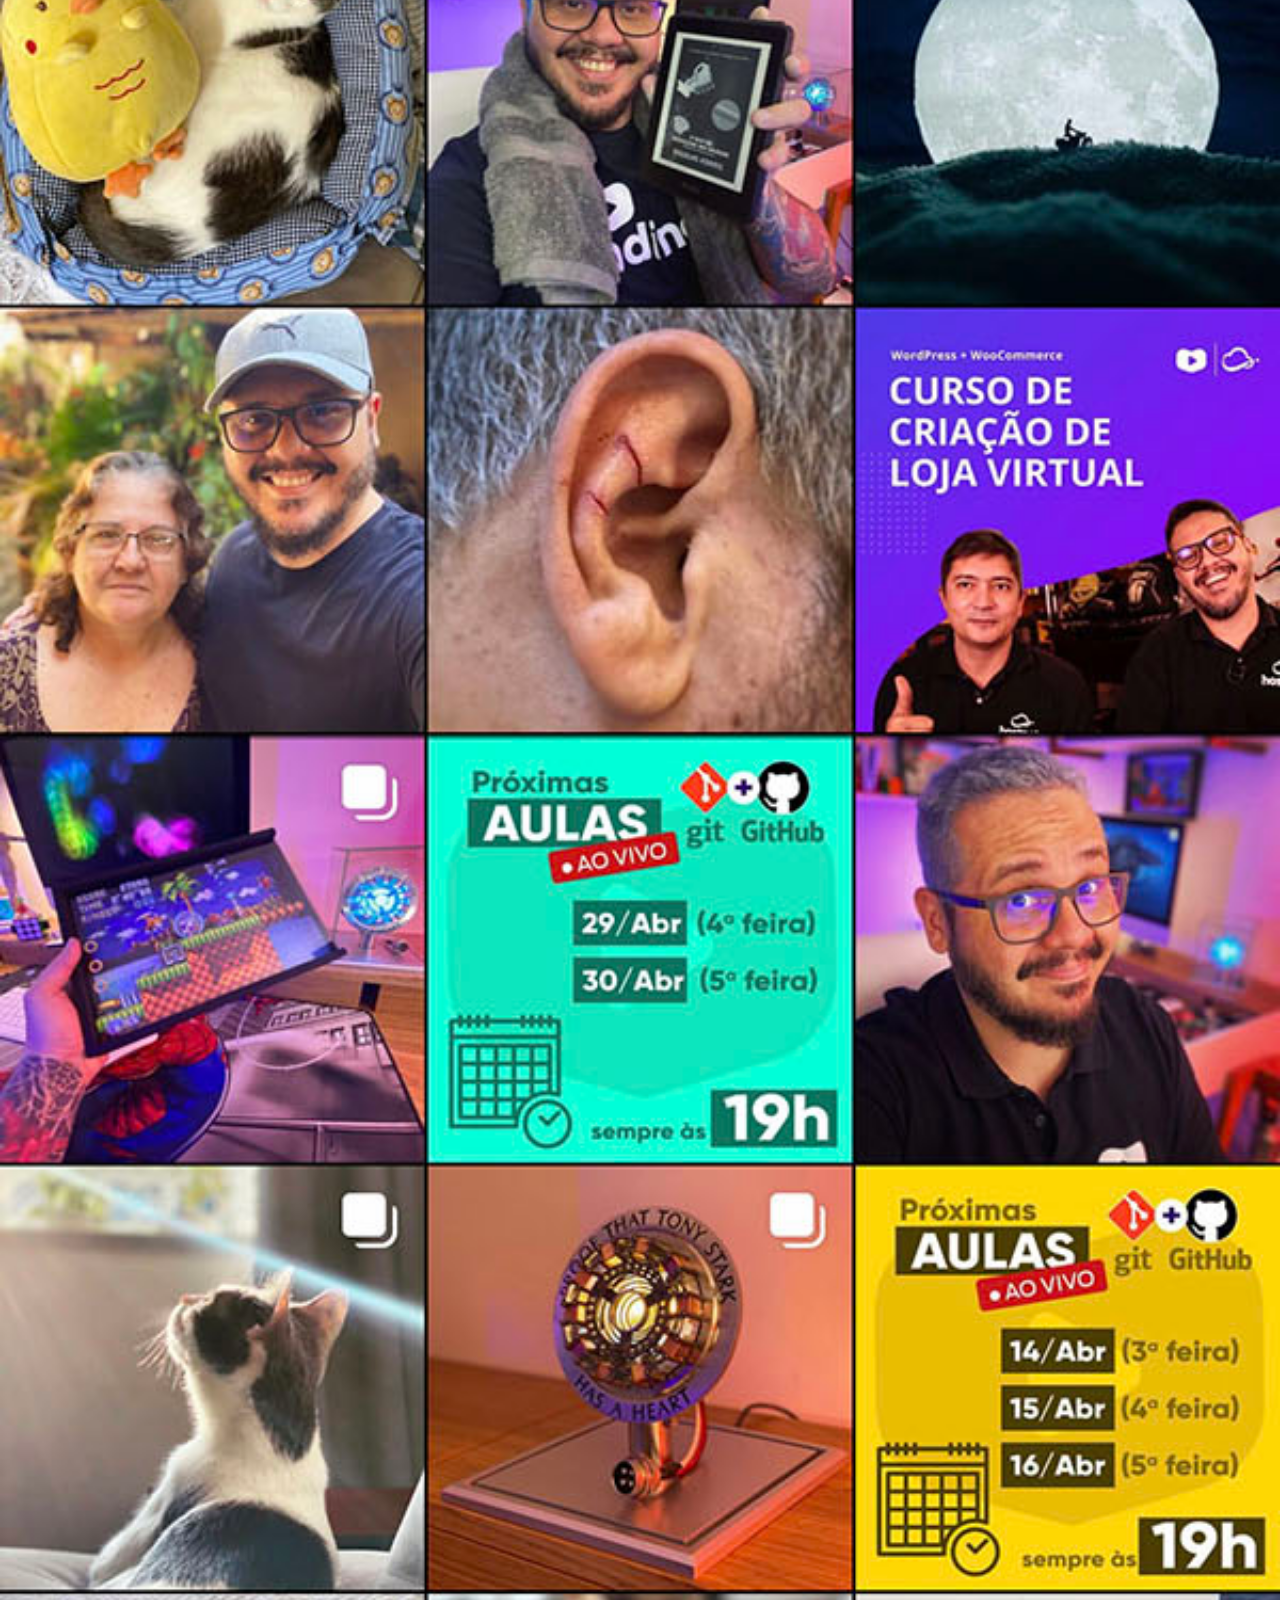
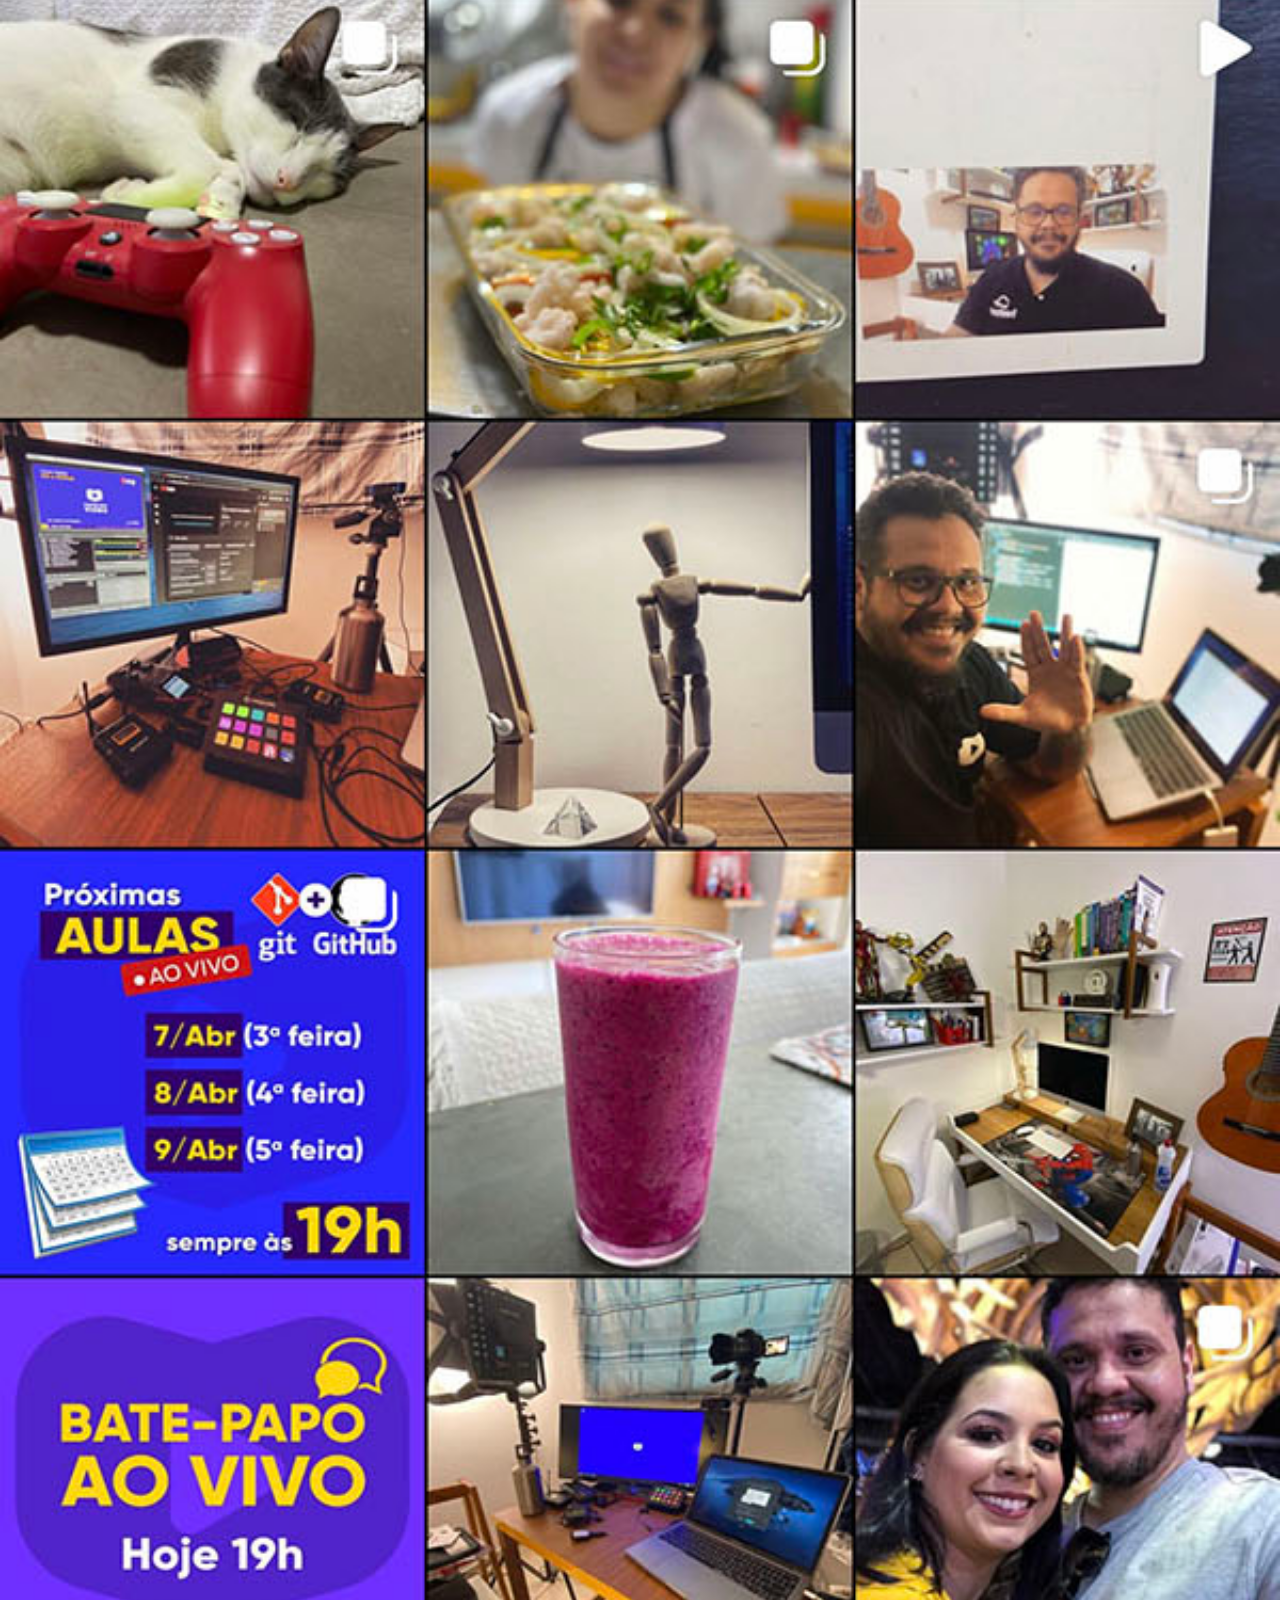
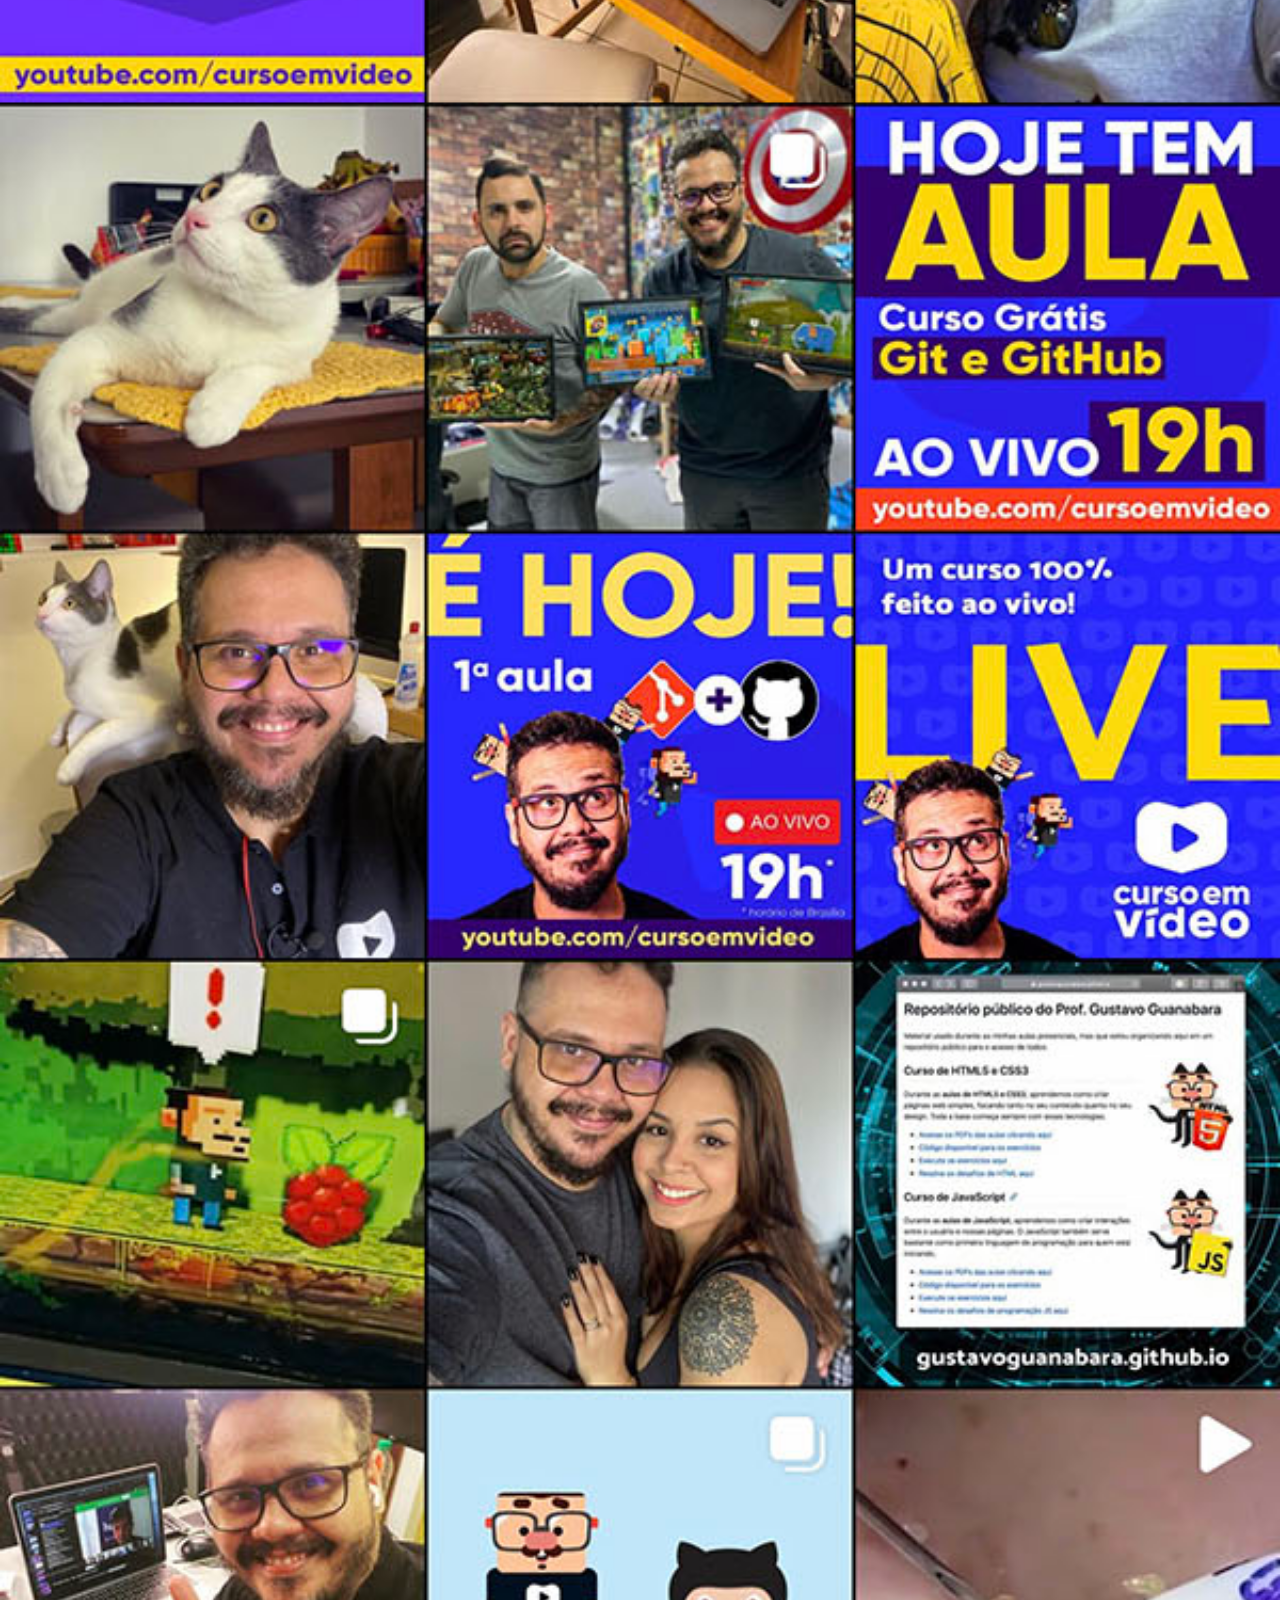
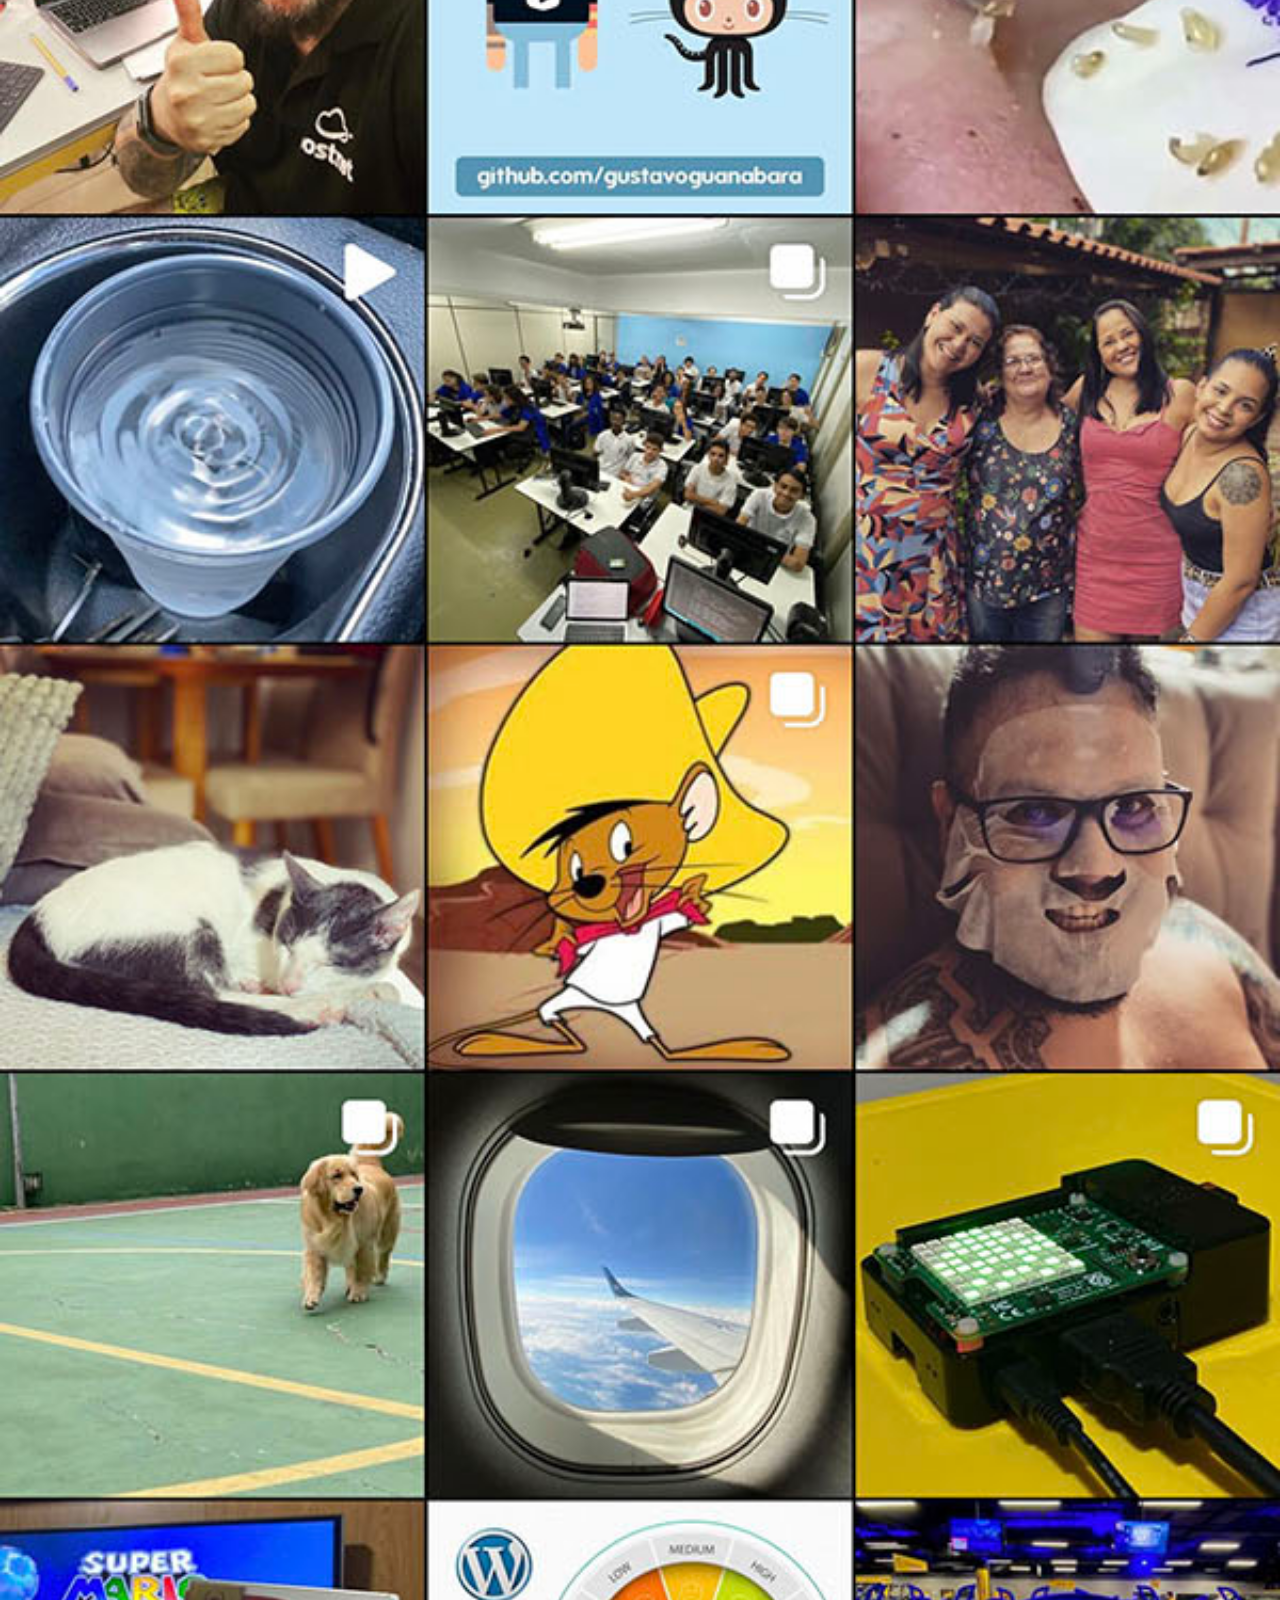
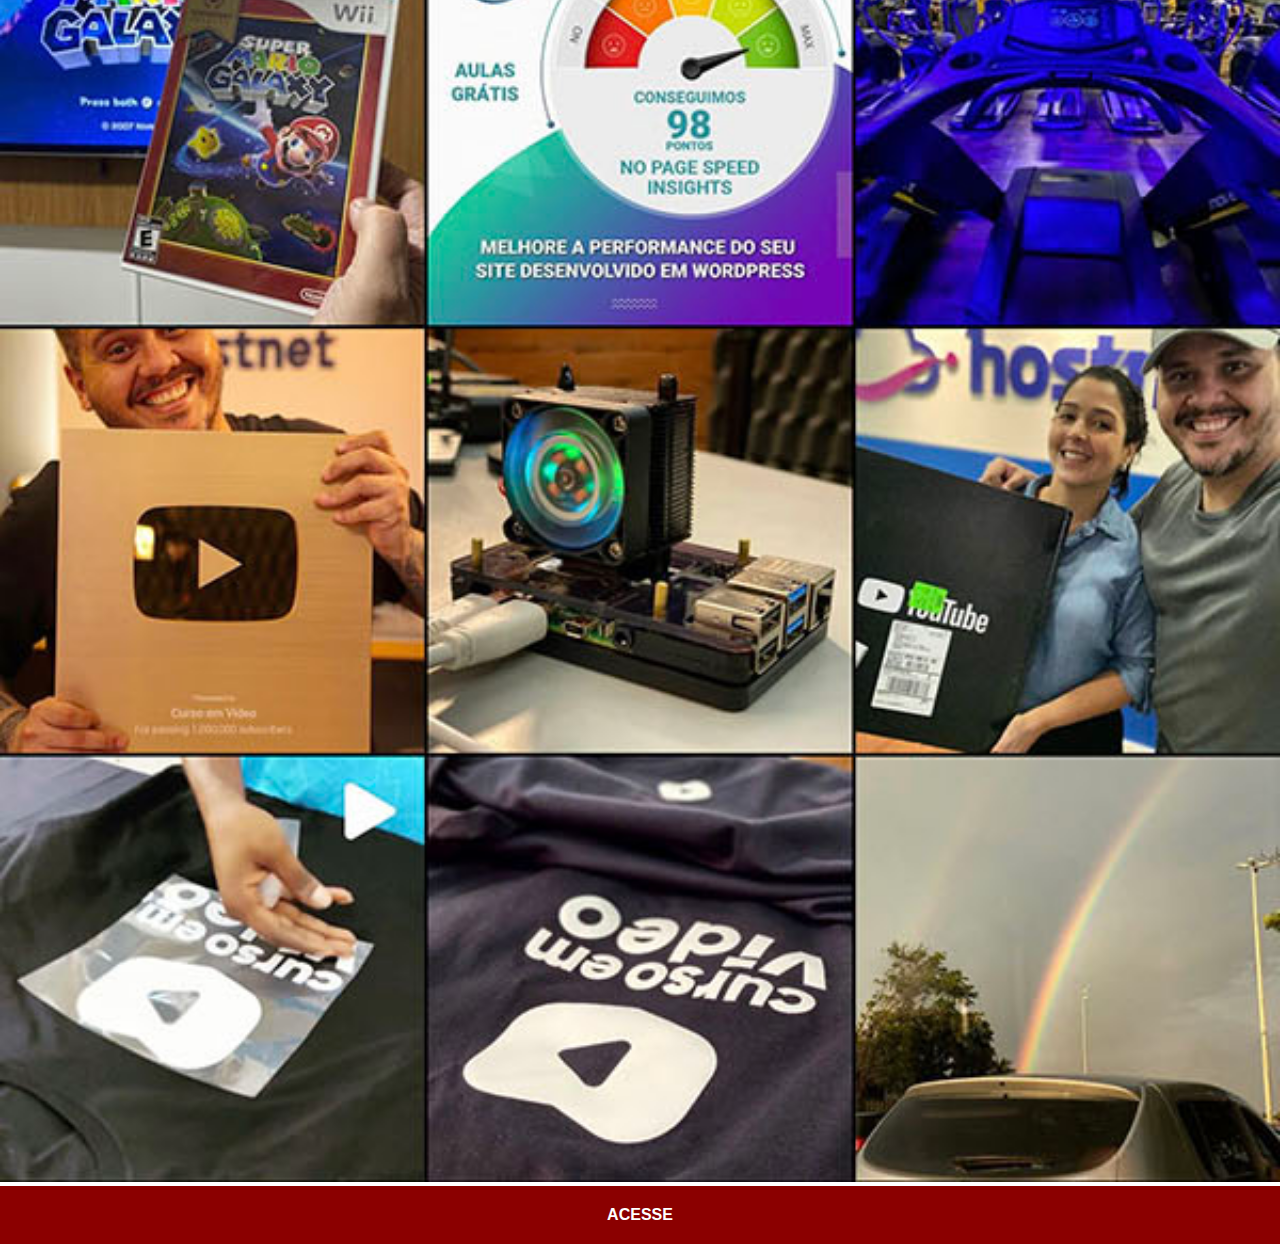
<file: instagram.html>
<!DOCTYPE html>
<html lang="pt-br">
<head>
    <meta charset="UTF-8">
    <meta name="viewport" content="width=device-width, initial-scale=1.0">
    <title>instagram</title>
    <link rel="stylesheet" href="estilos/social.css">
</head>
<body>
    <img src="imagens/tela-instagram.jpg" alt="instagram">
    <a href="https://www.instagram.com/gustavoguanabara/" target="_blank">ACESSE</a>
</body>
</html>
</file>
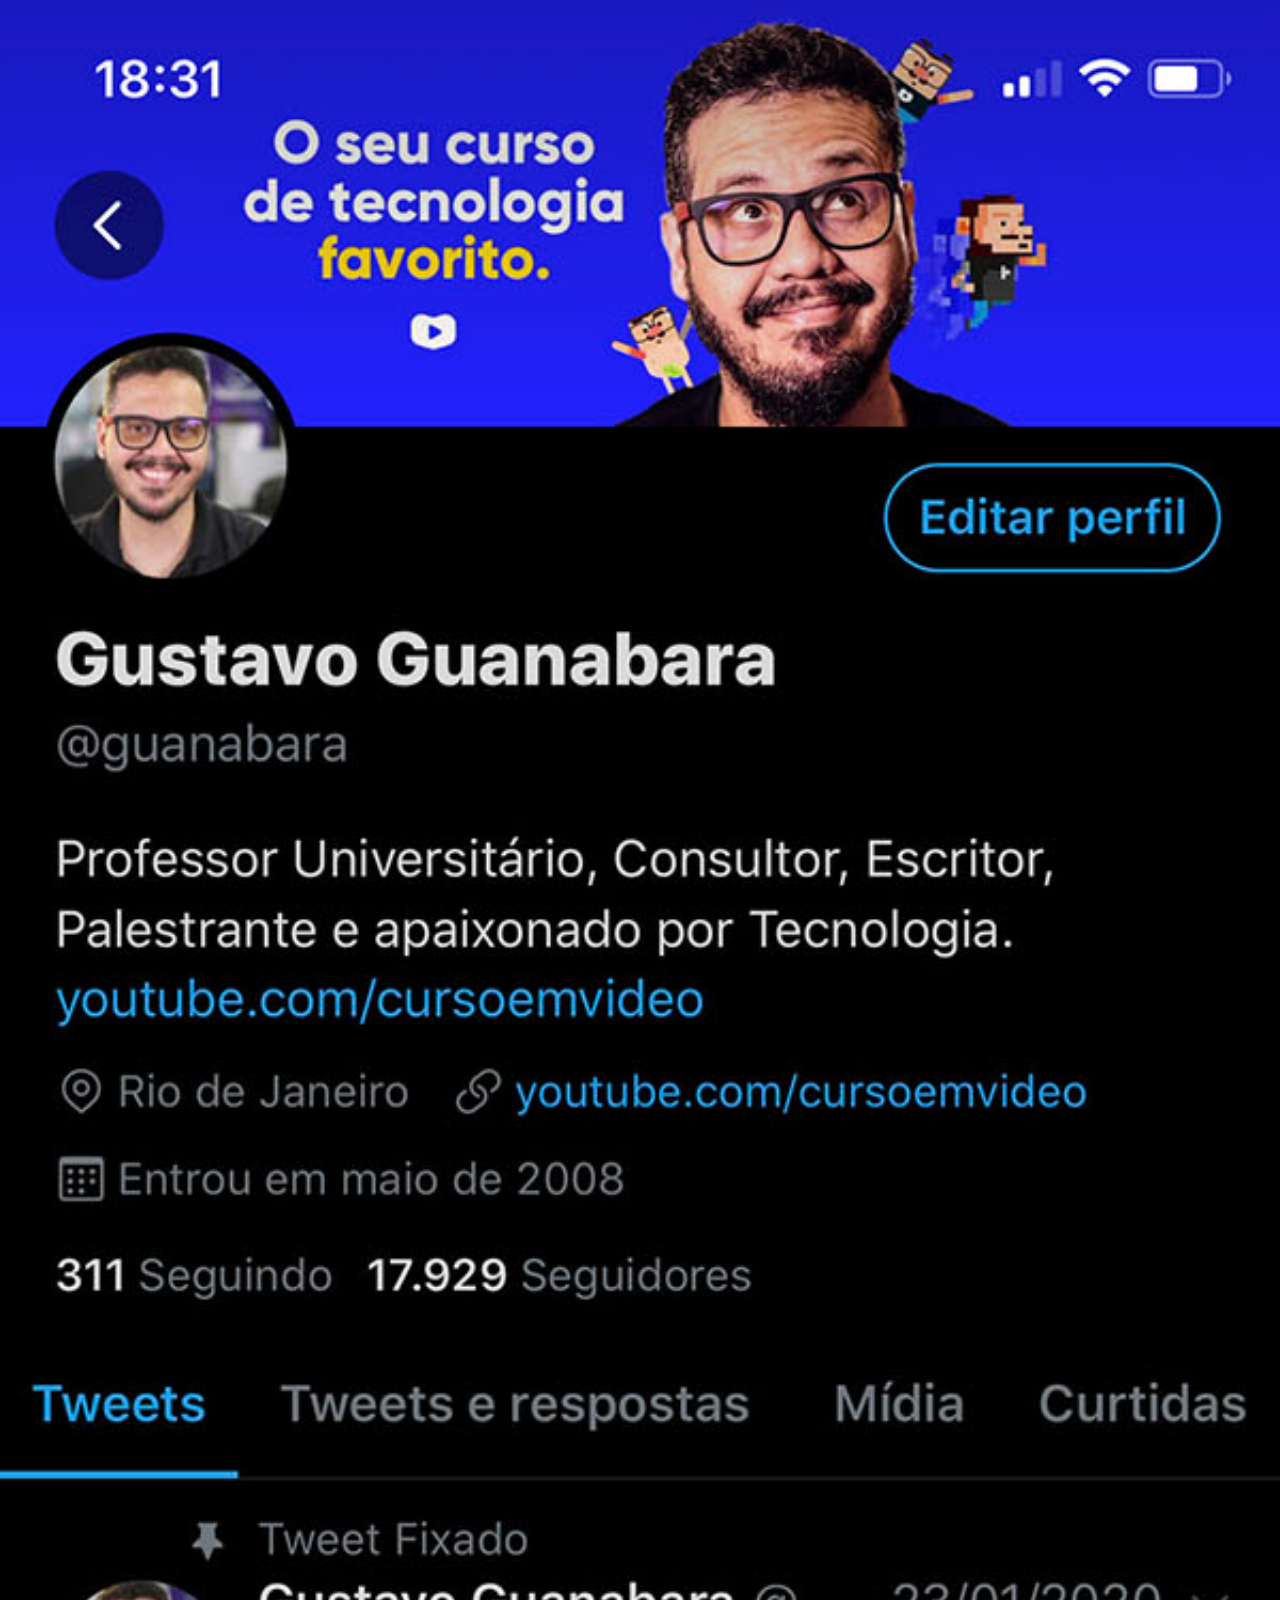
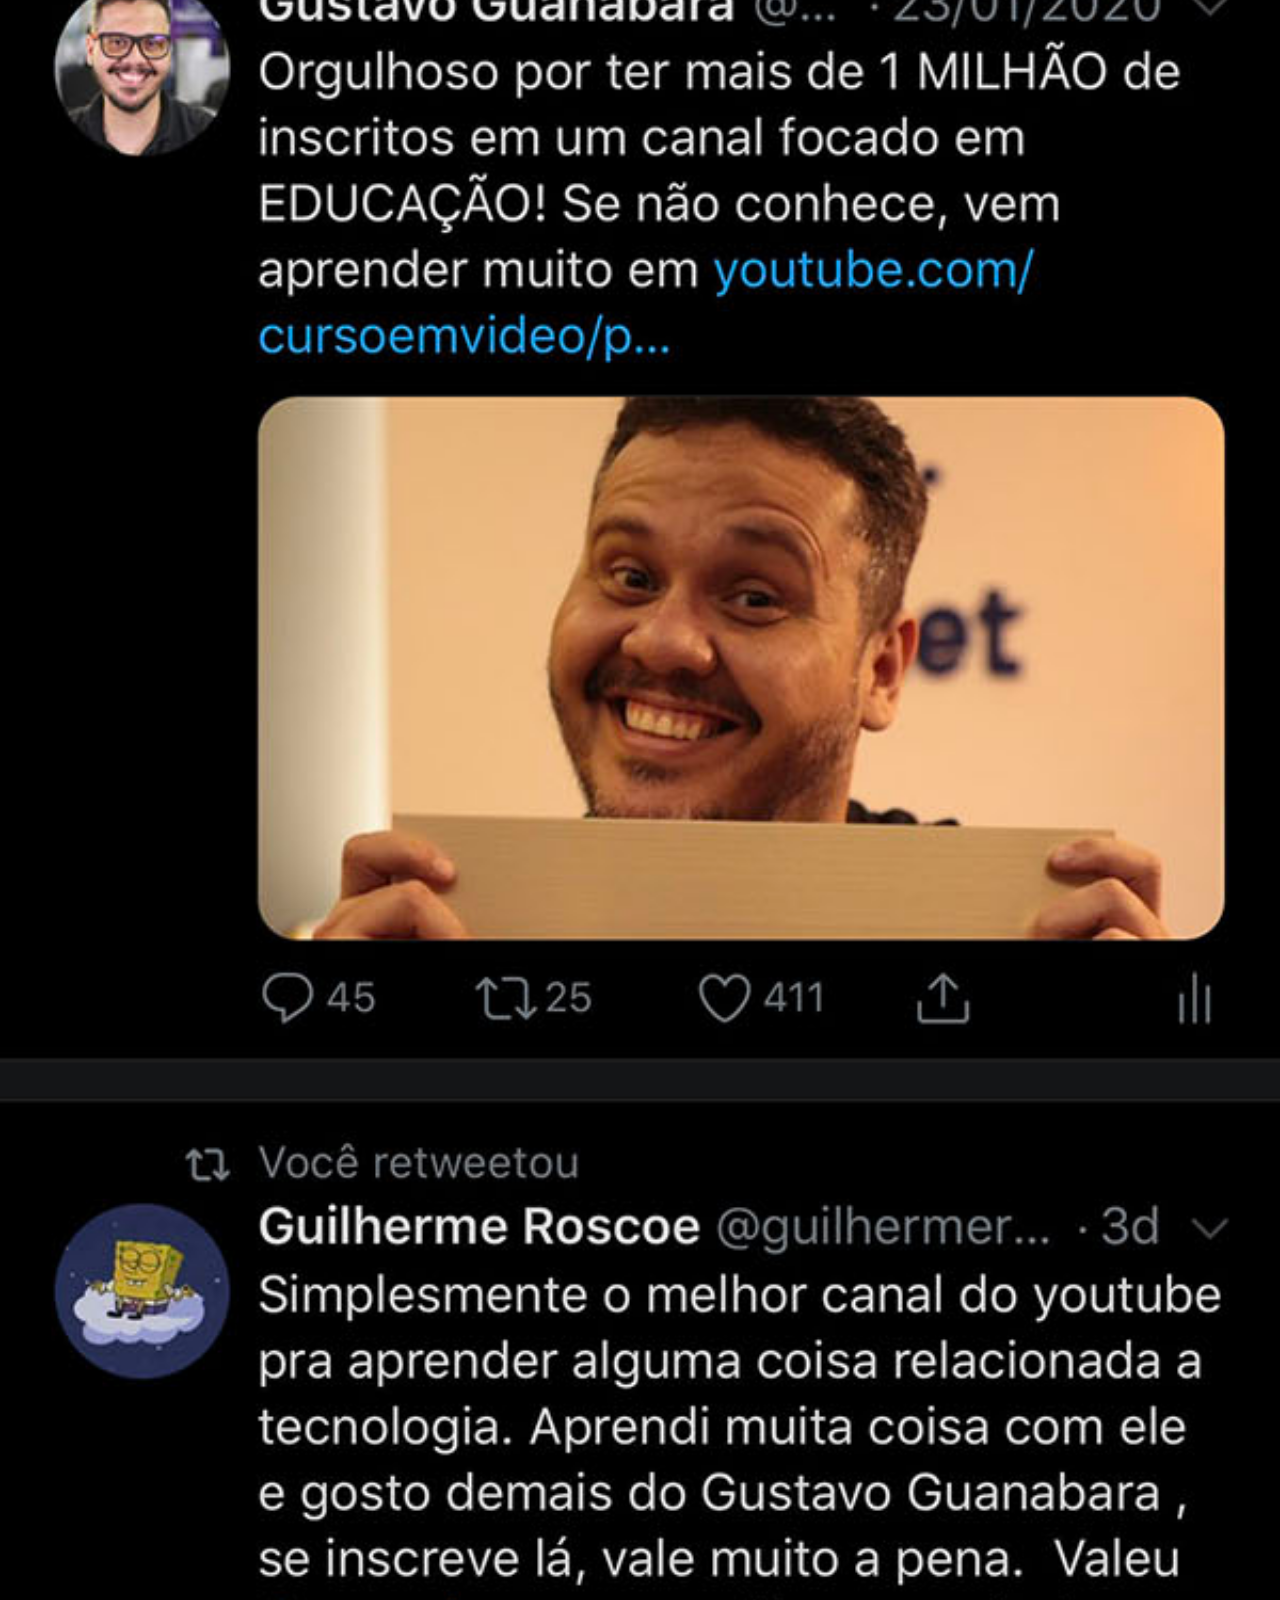
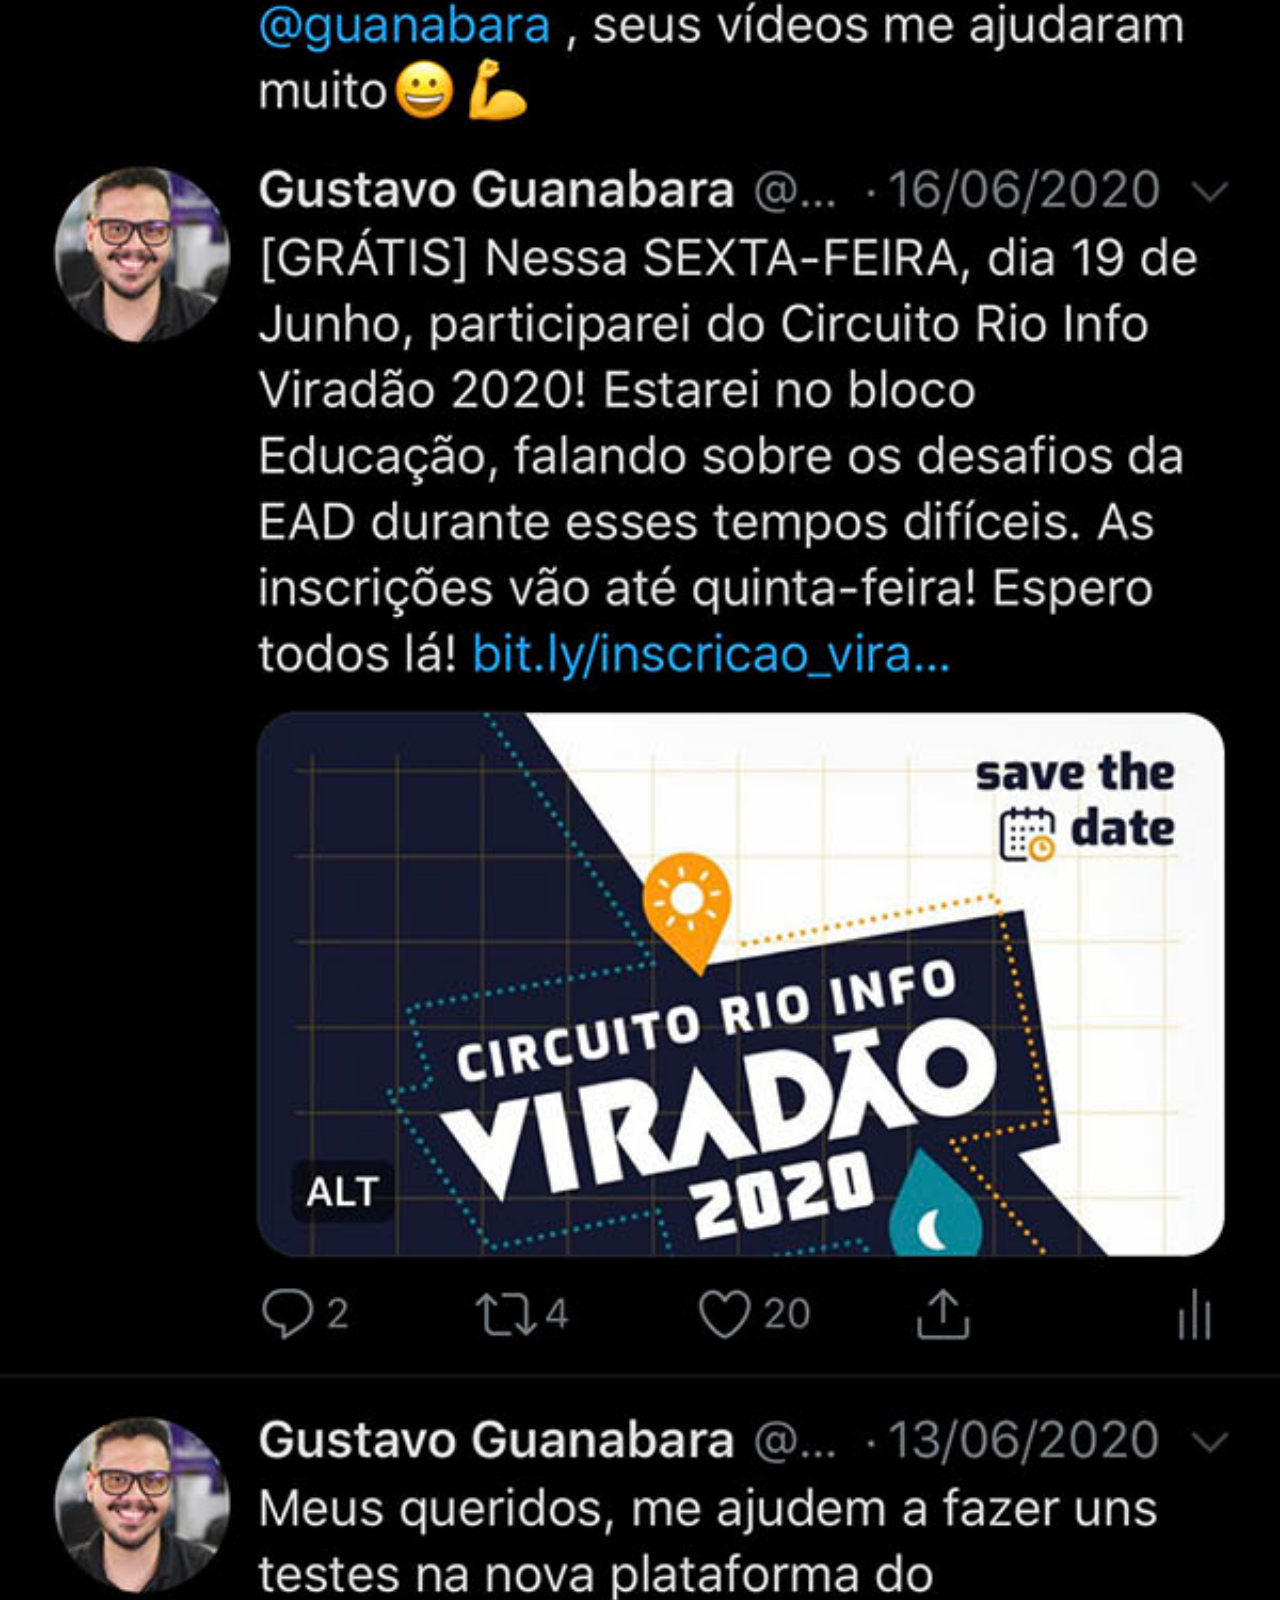
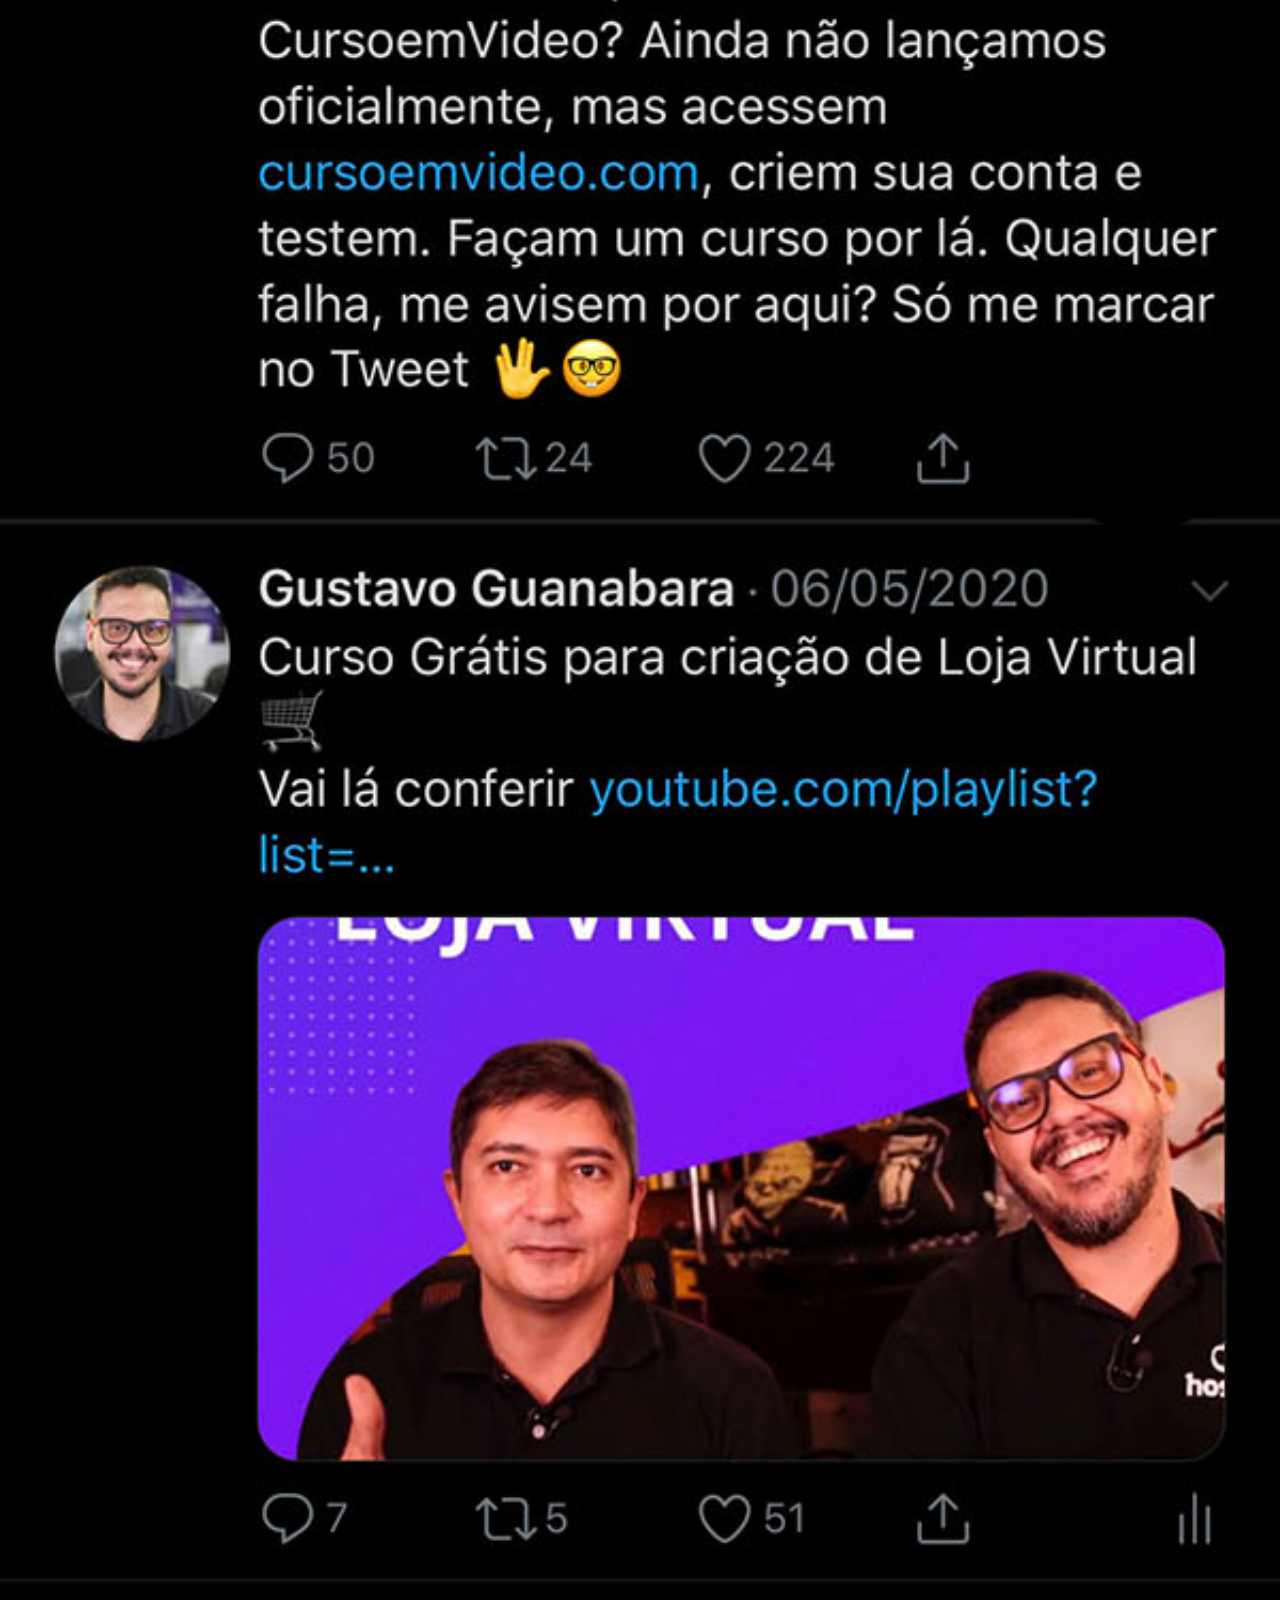
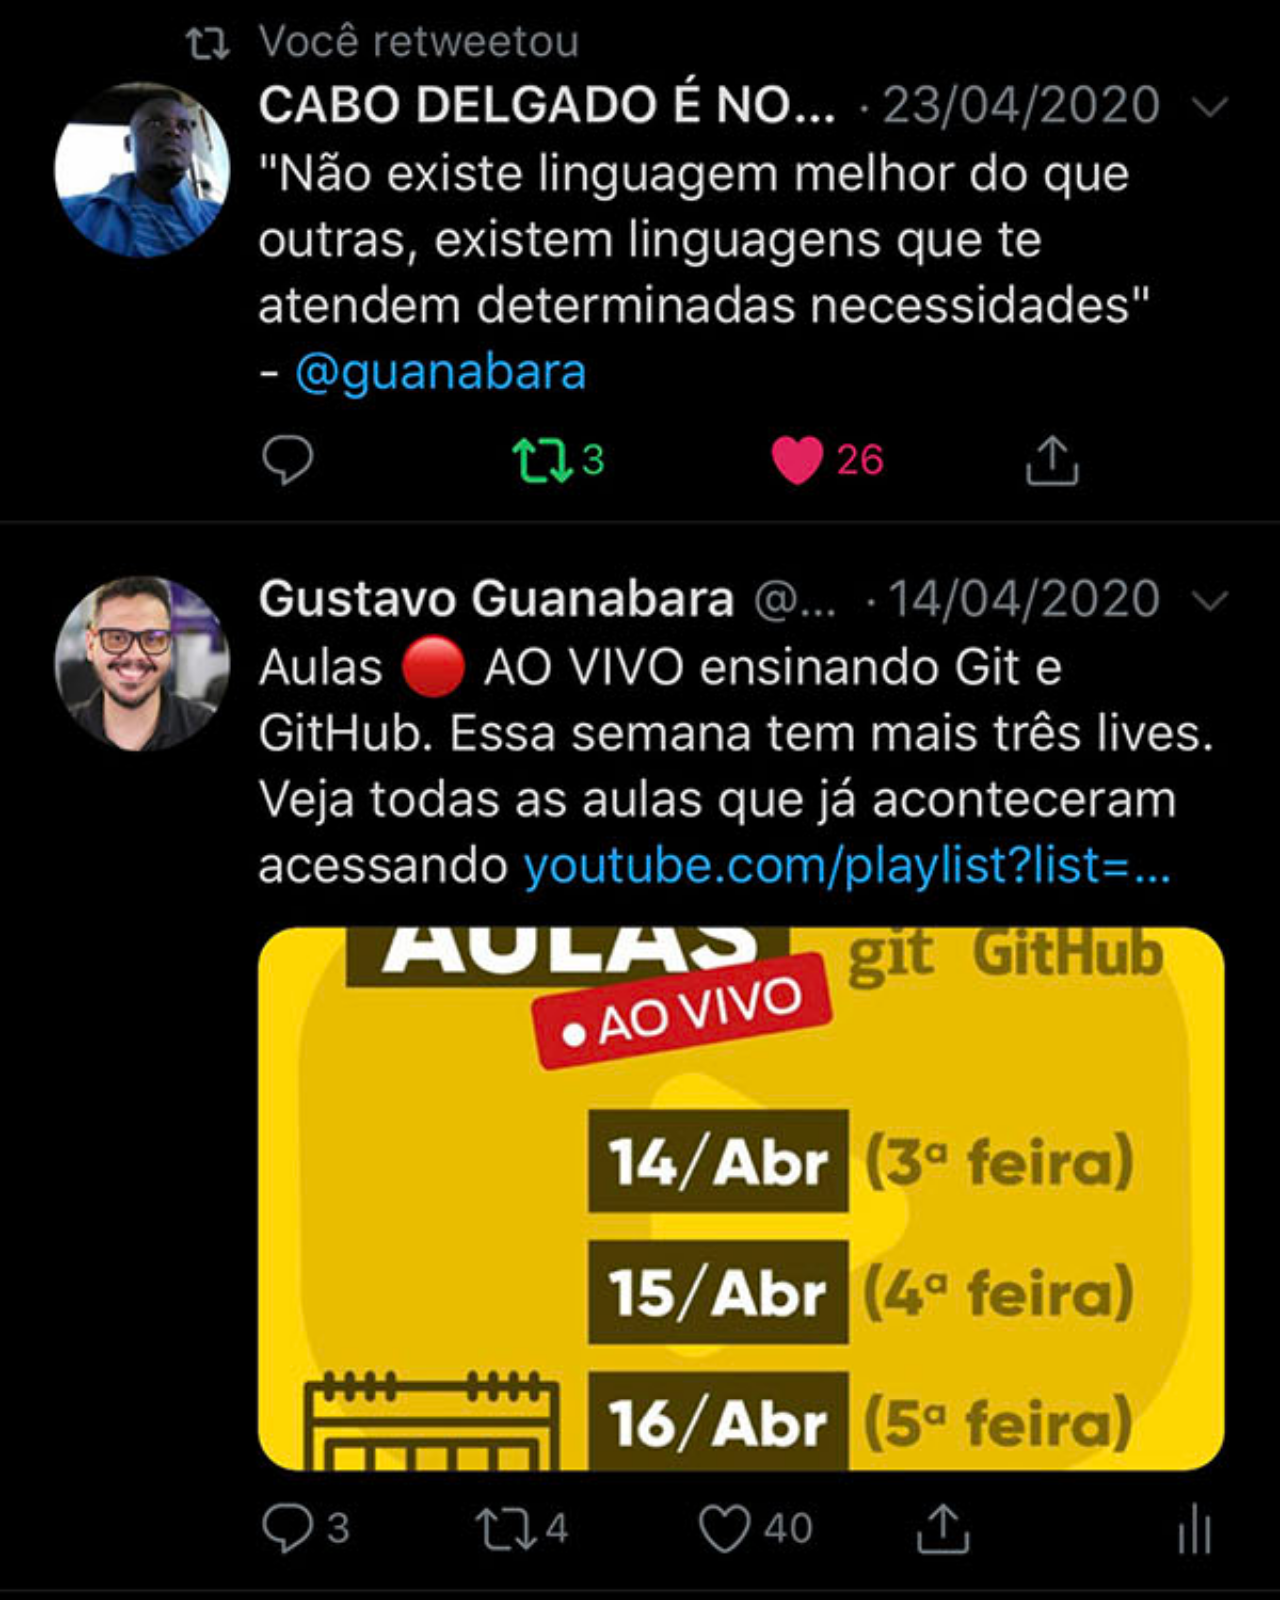
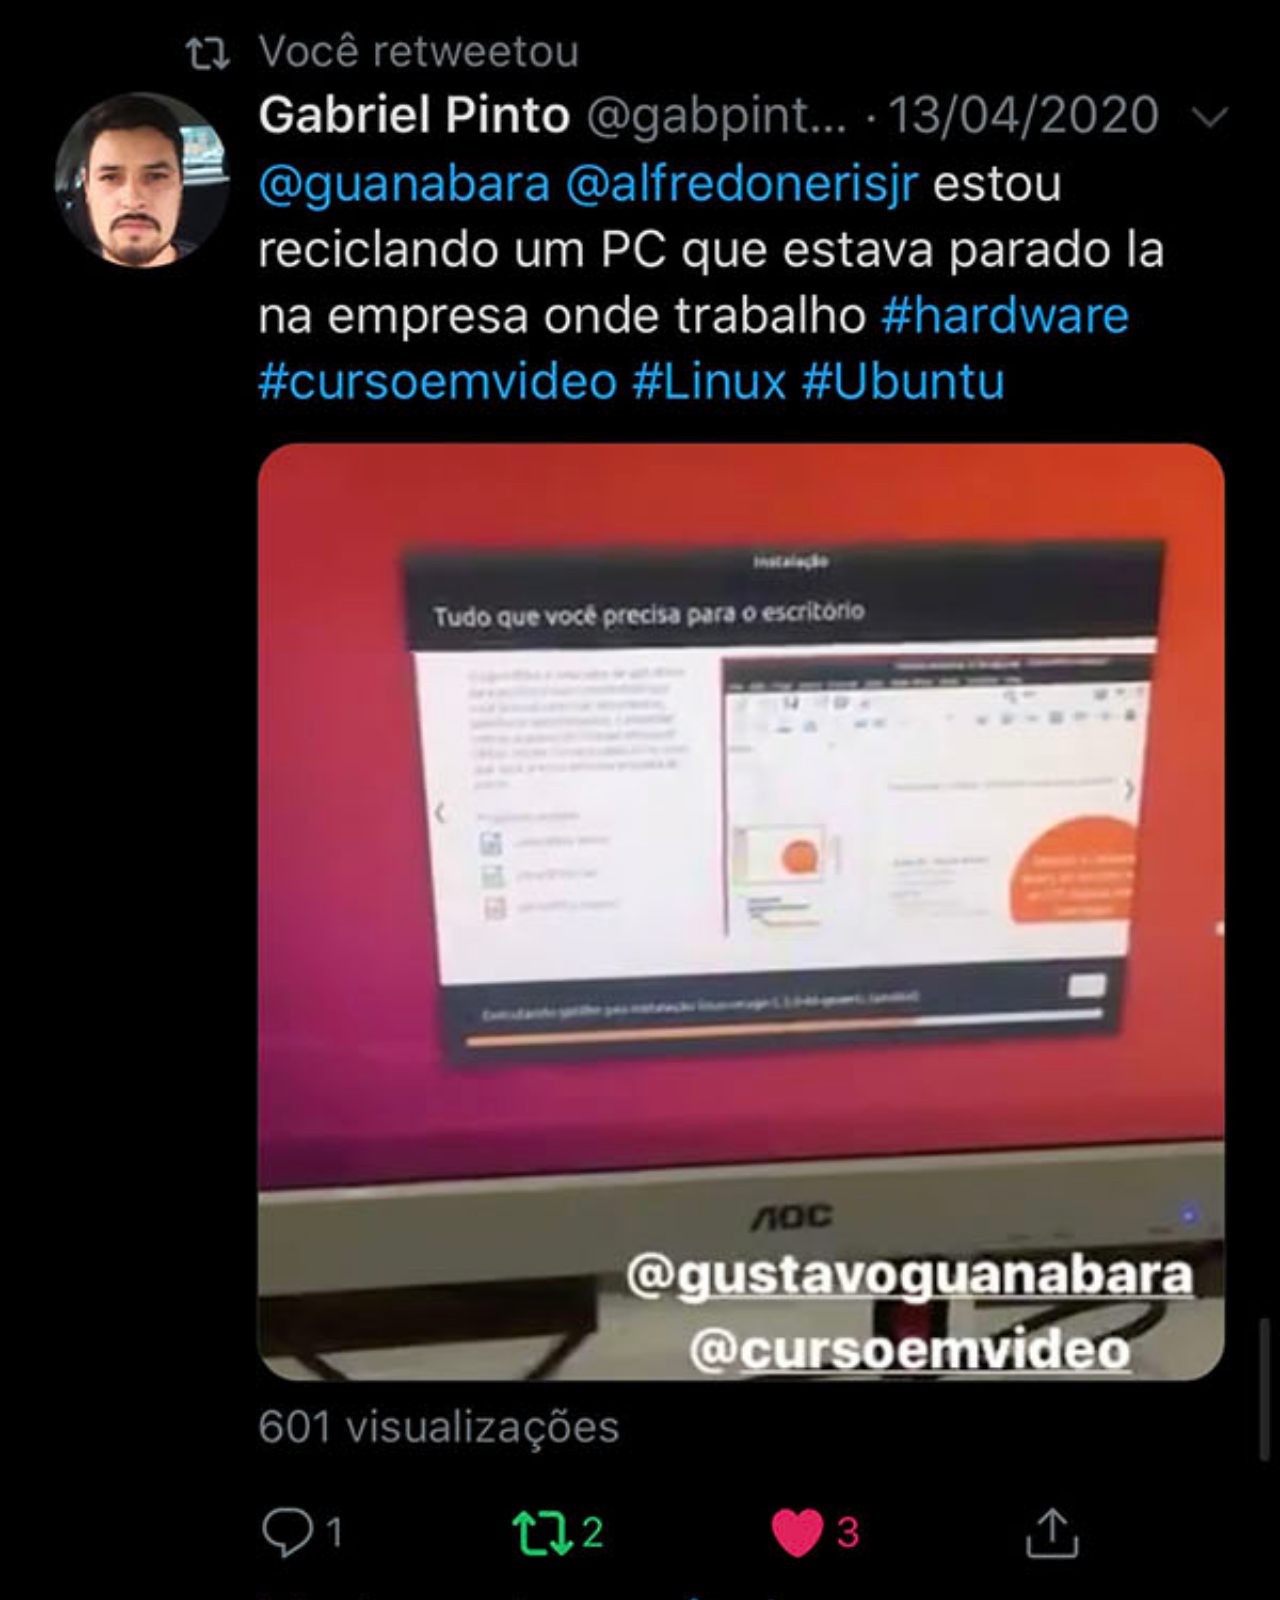
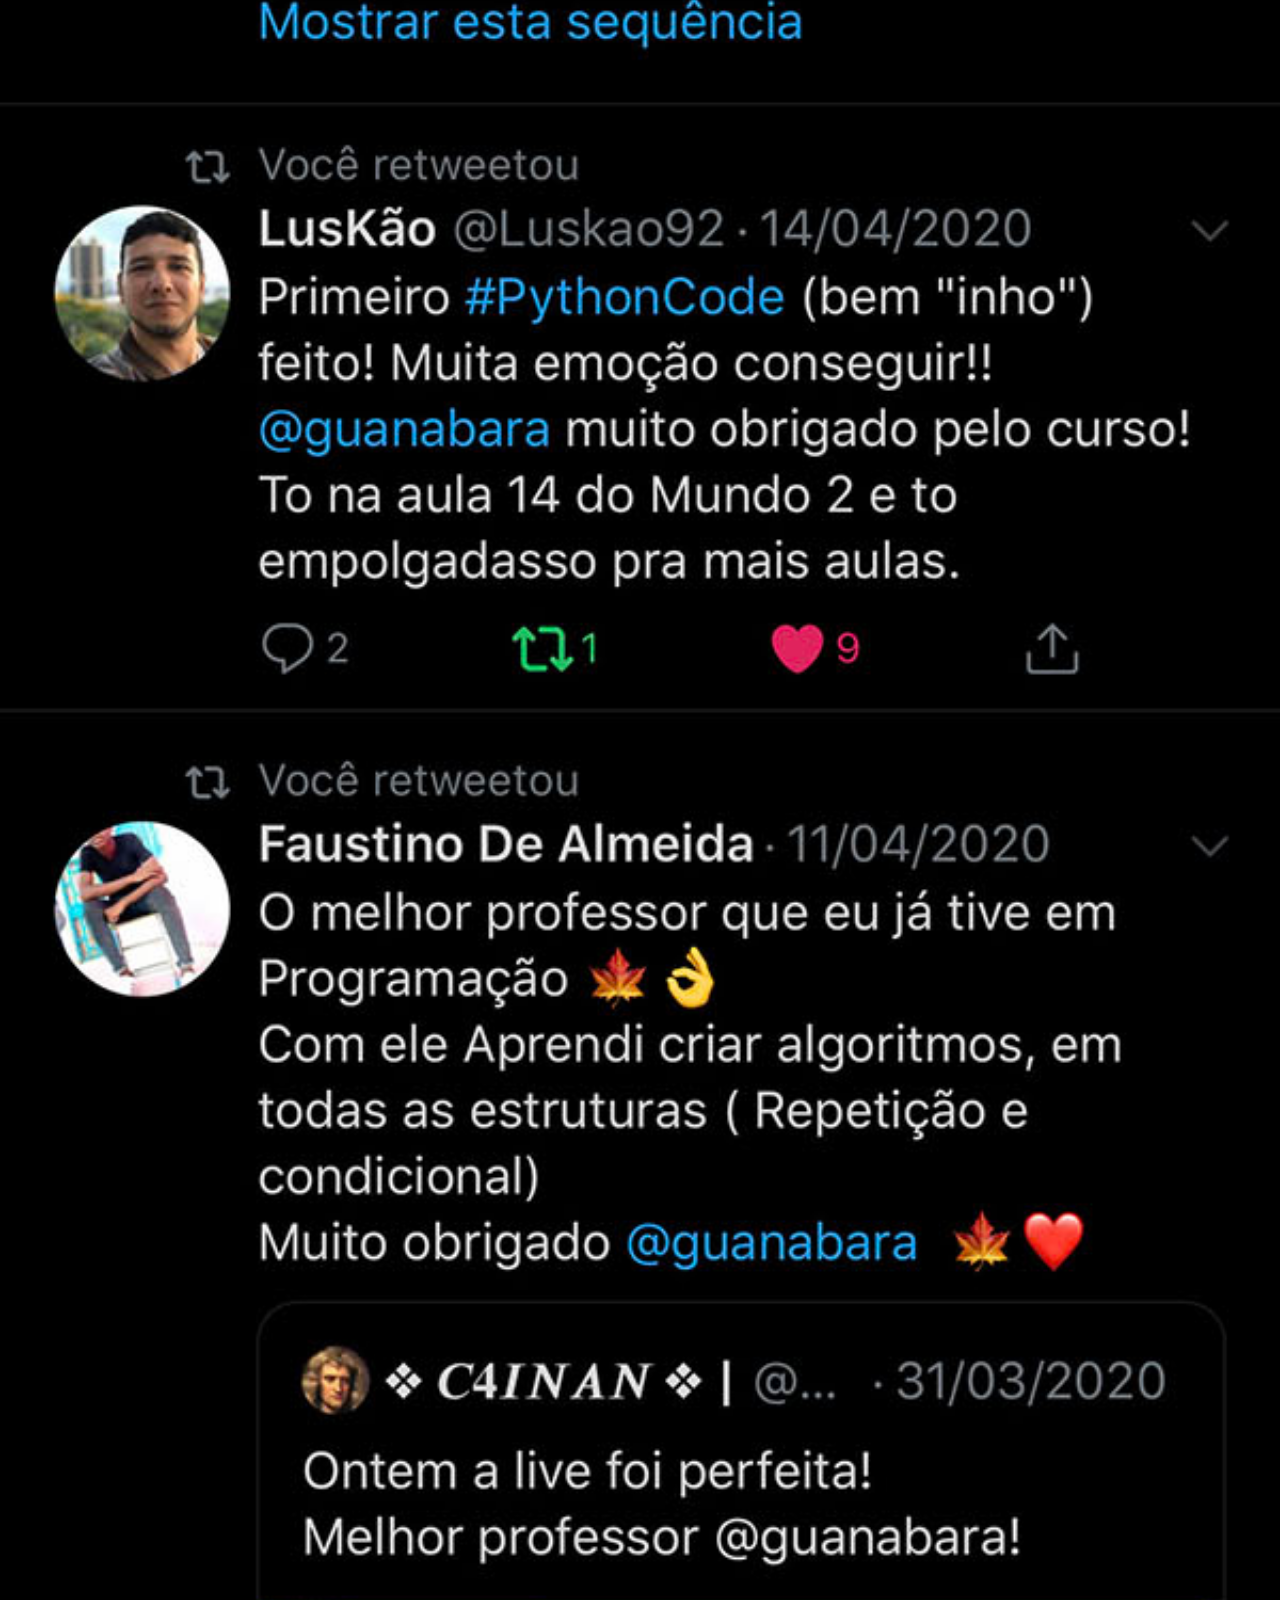
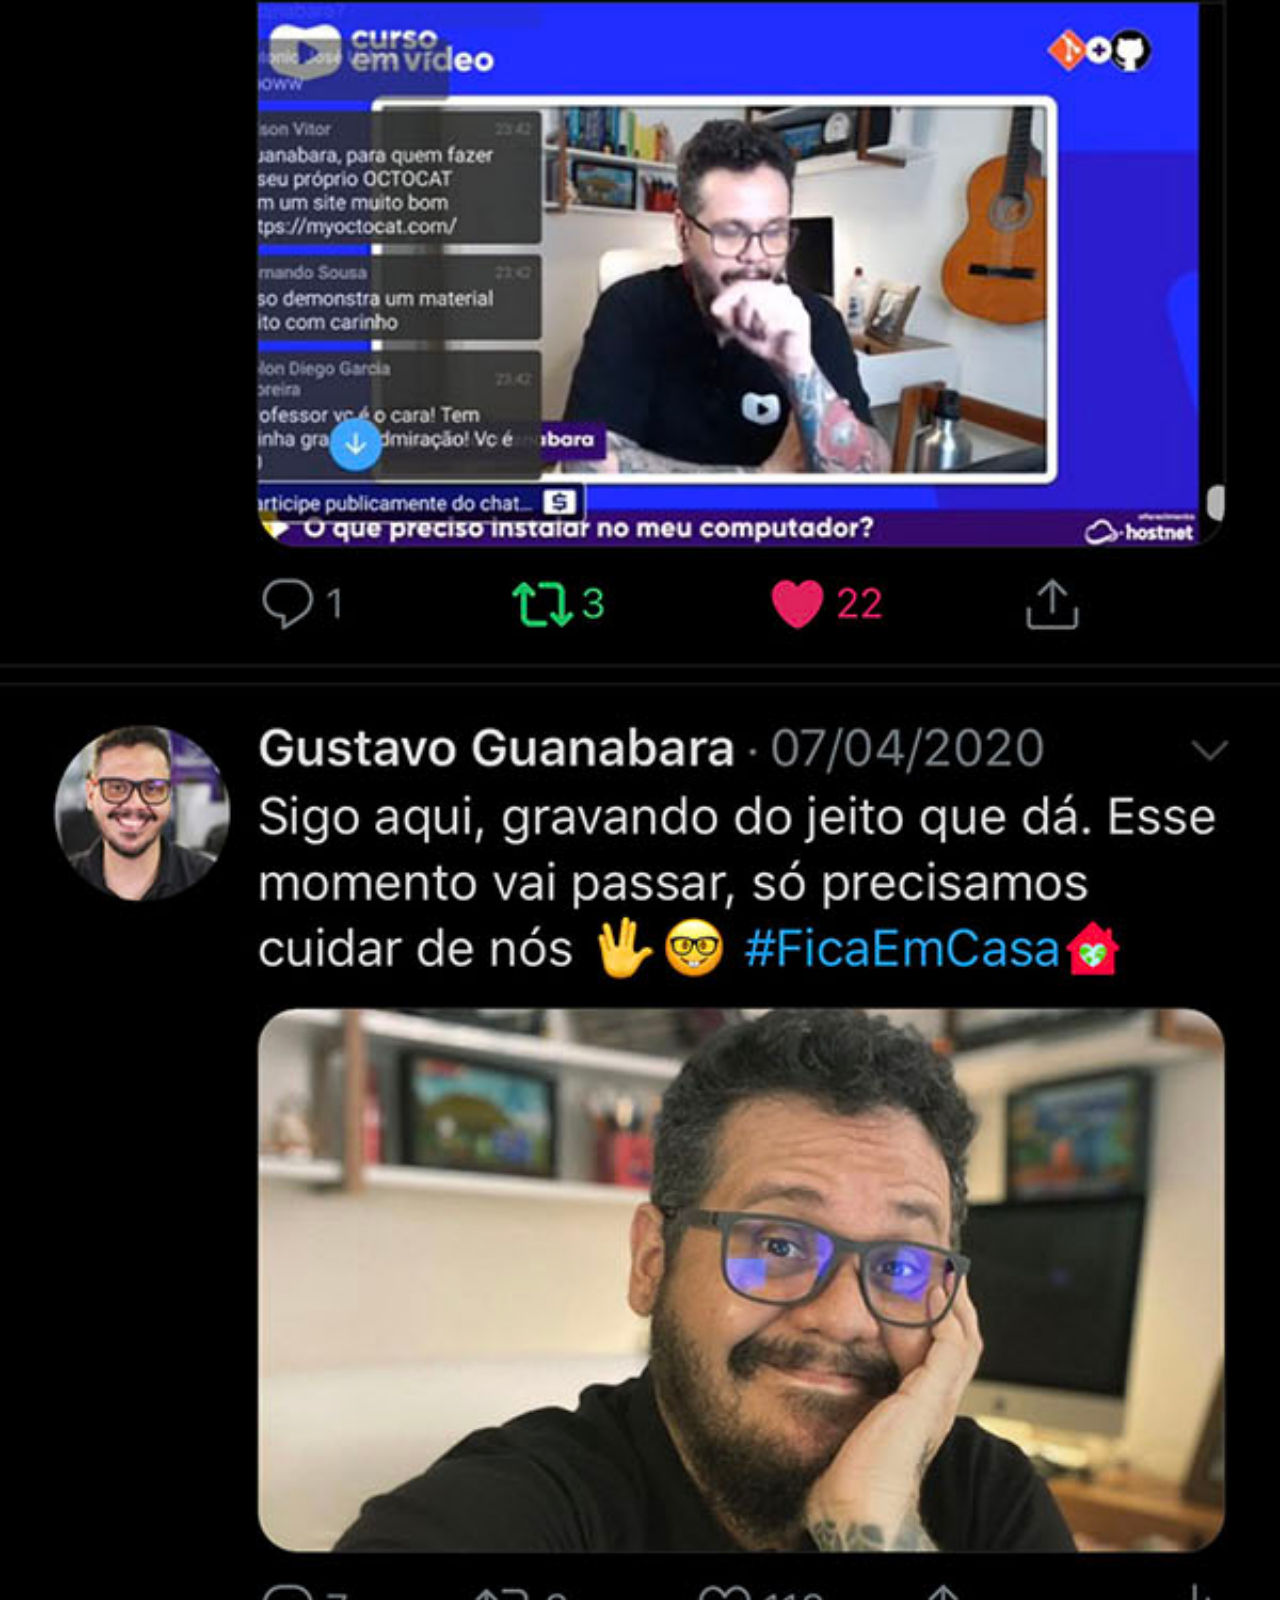
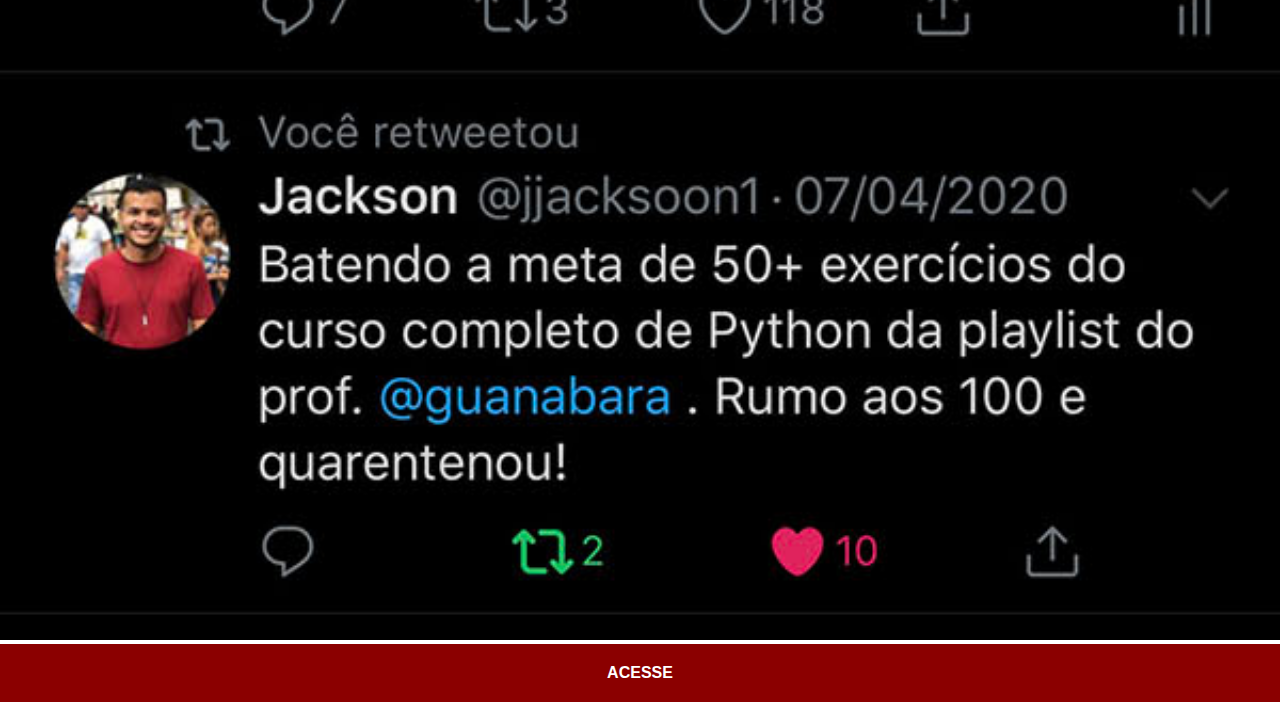
<file: twitter.html>
<!DOCTYPE html>
<html lang="pt-br">
<head>
    <meta charset="UTF-8">
    <meta name="viewport" content="width=device-width, initial-scale=1.0">
    <title>twitter</title>
    <link rel="stylesheet" href="estilos/social.css">
</head>
<body>
    <img src="imagens/tela-twitter.jpg" alt="twitter">
    <a href="https://twitter.com/guanabara" target="_blank">ACESSE</a>
</body>
</html>
</file>
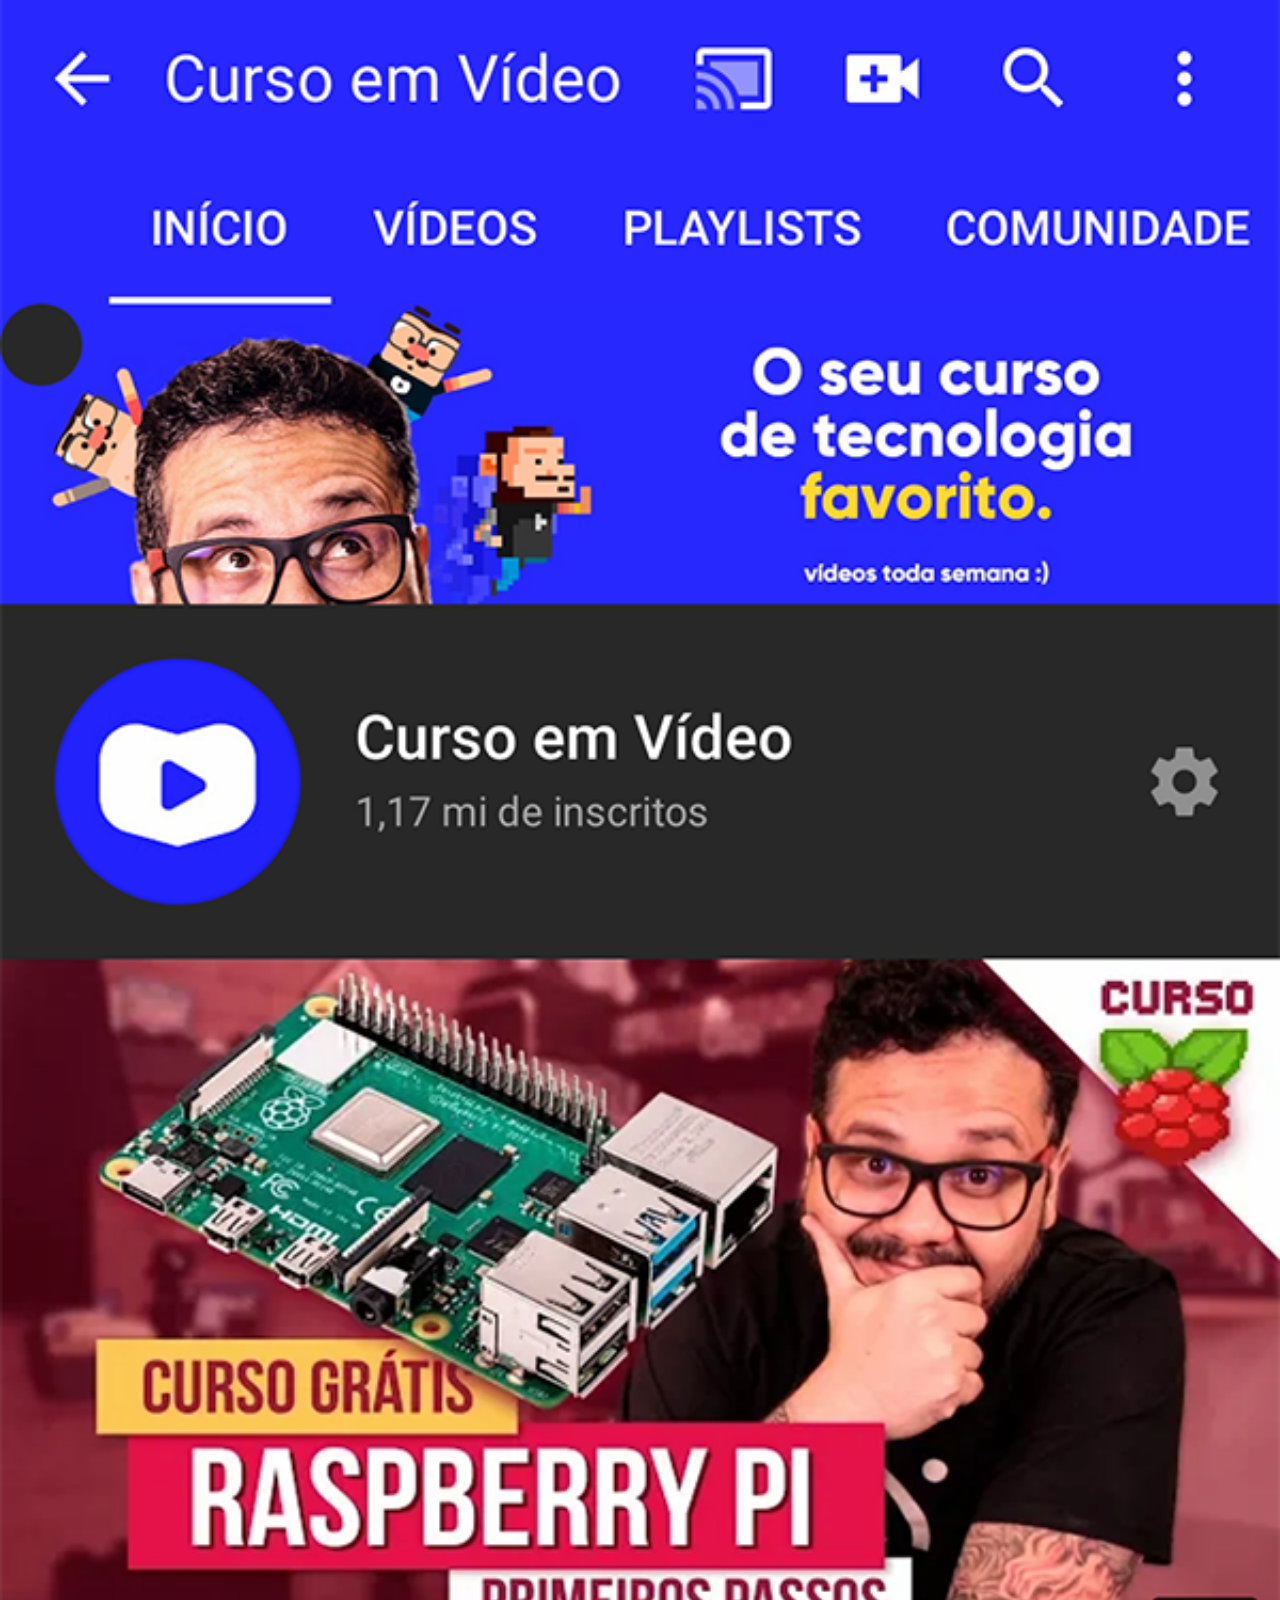
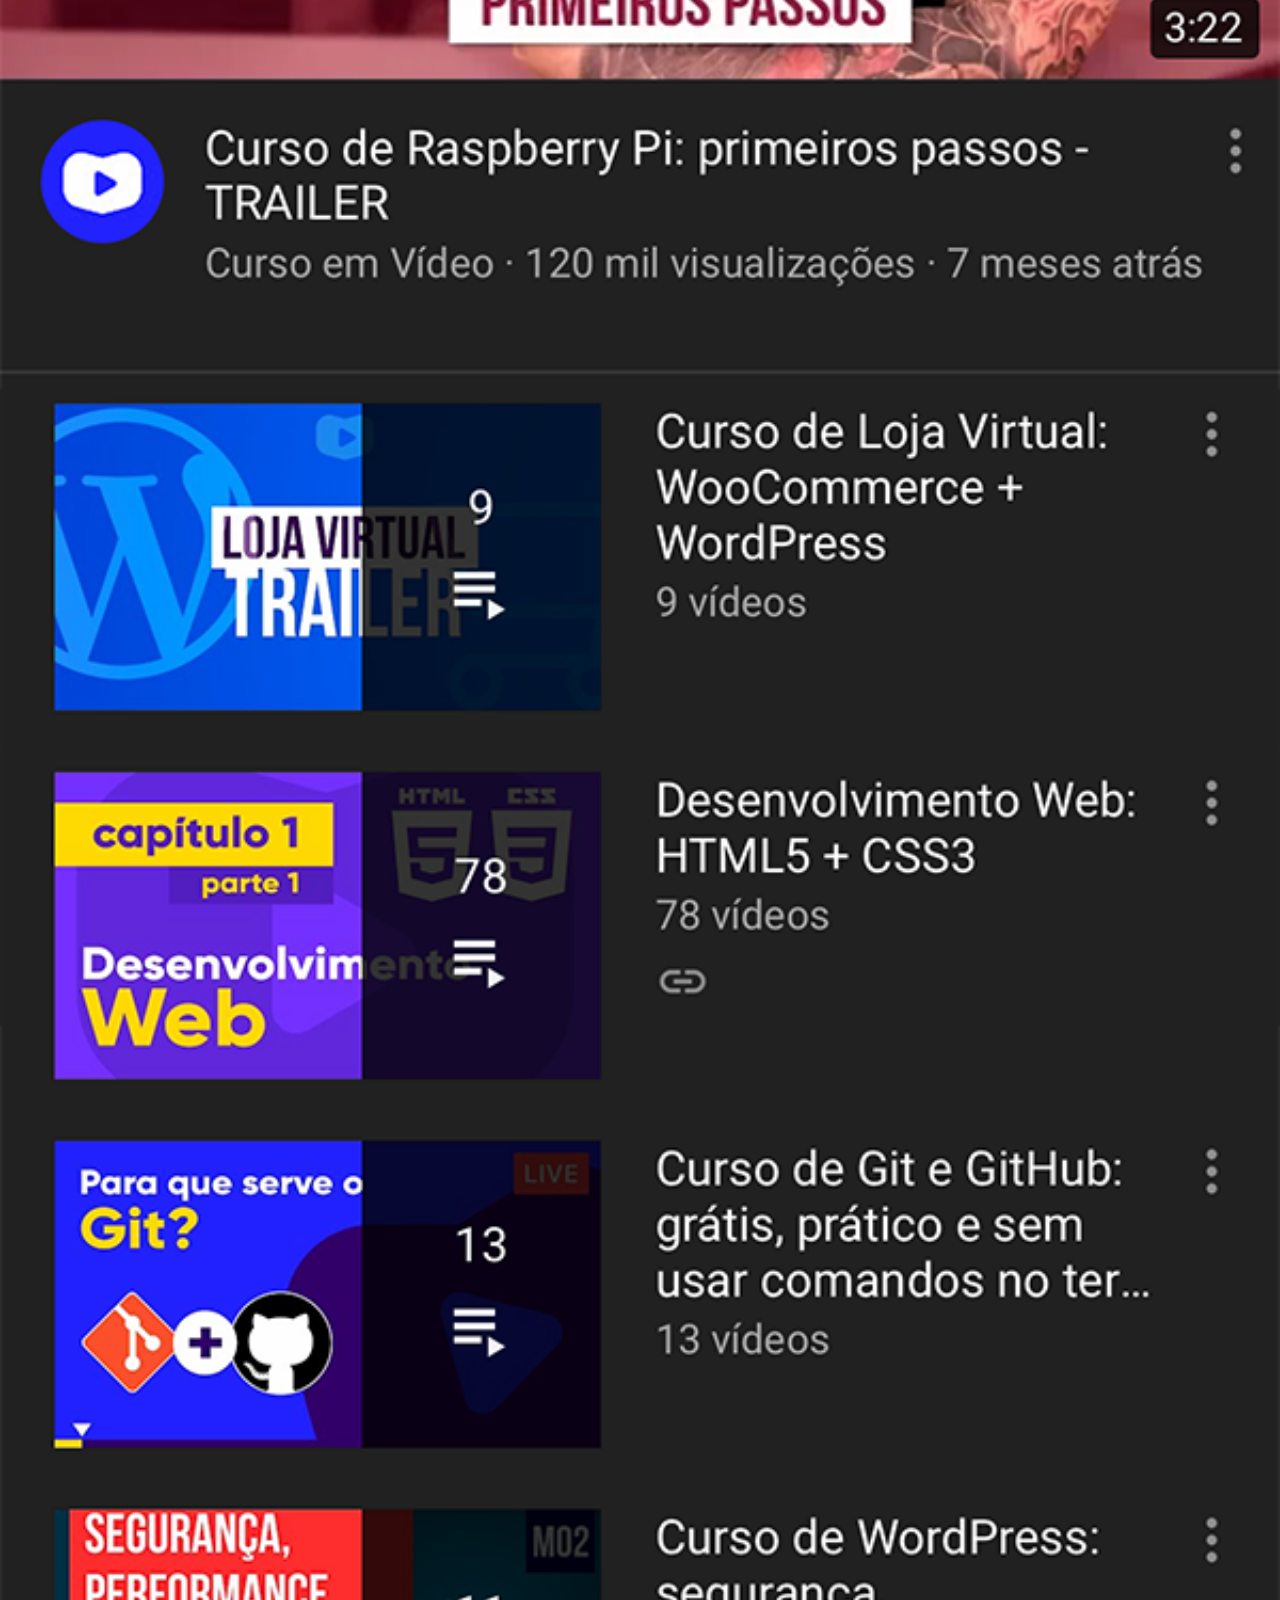
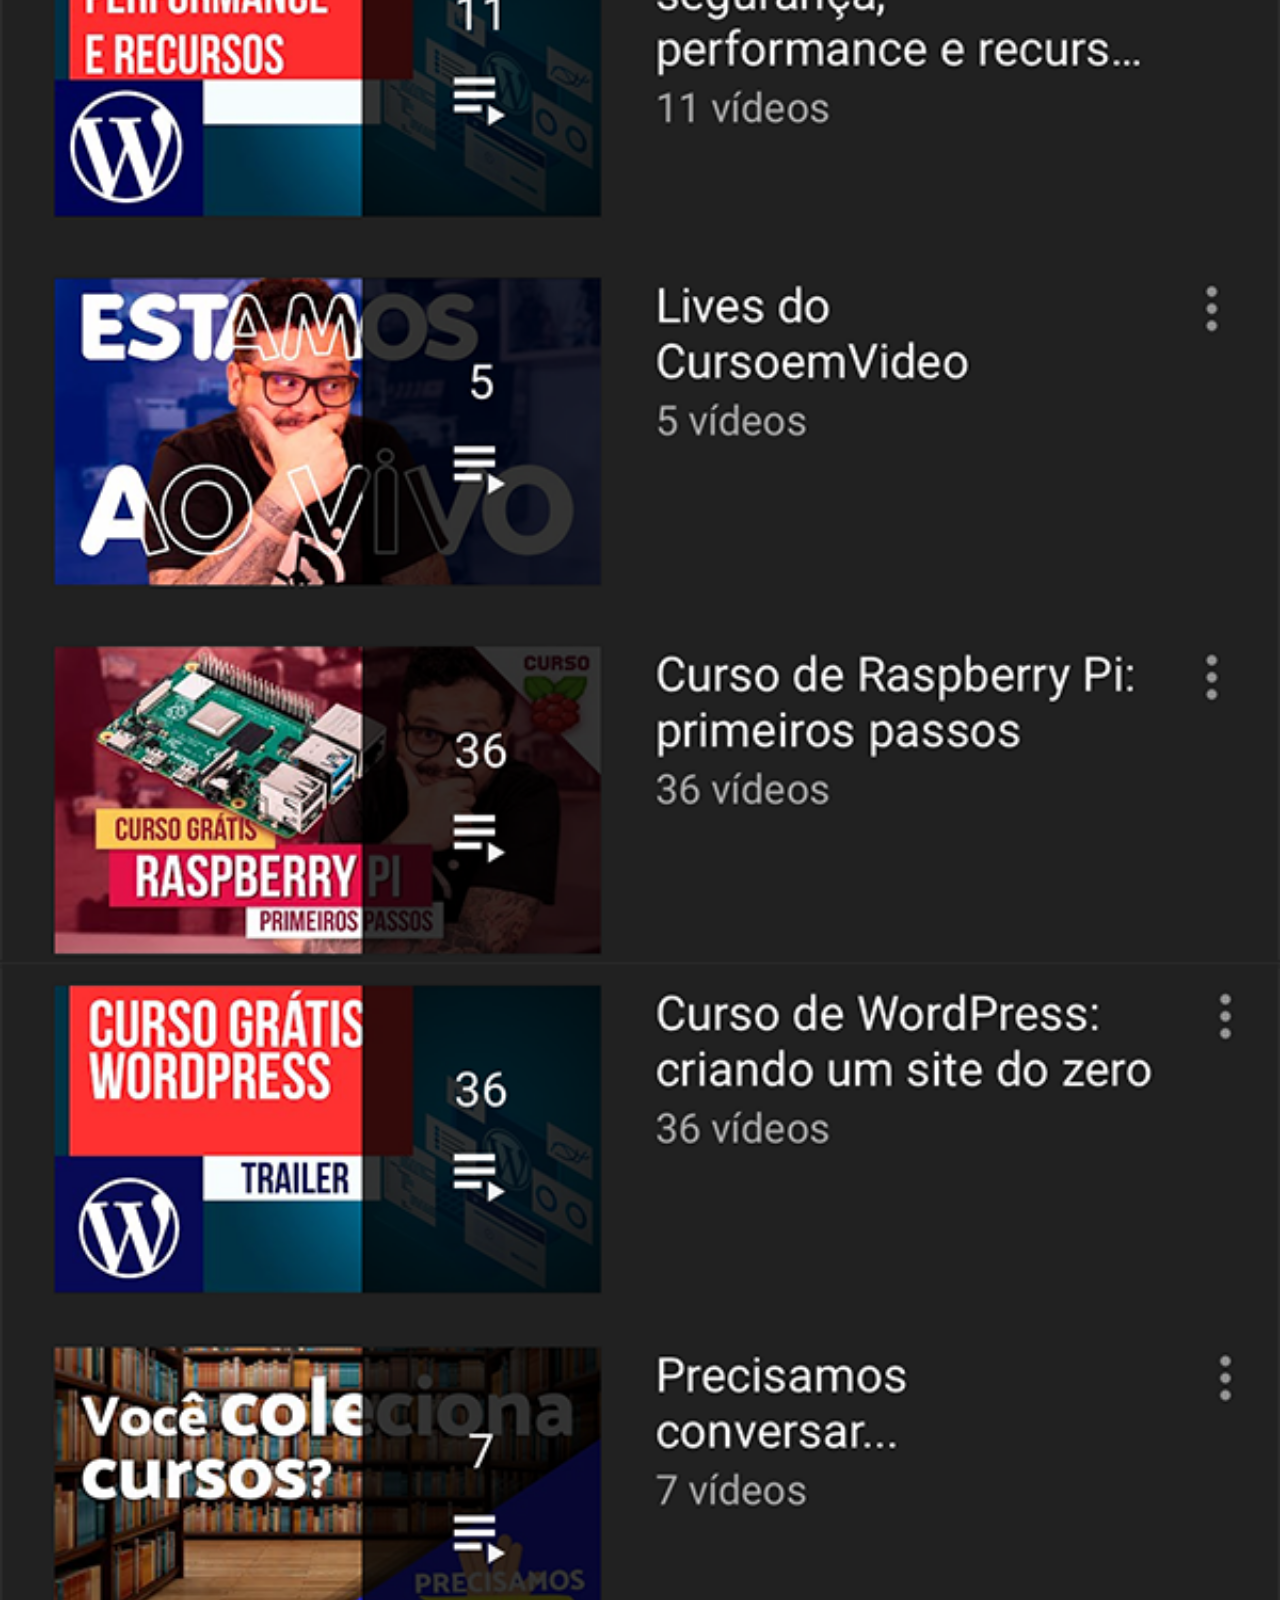
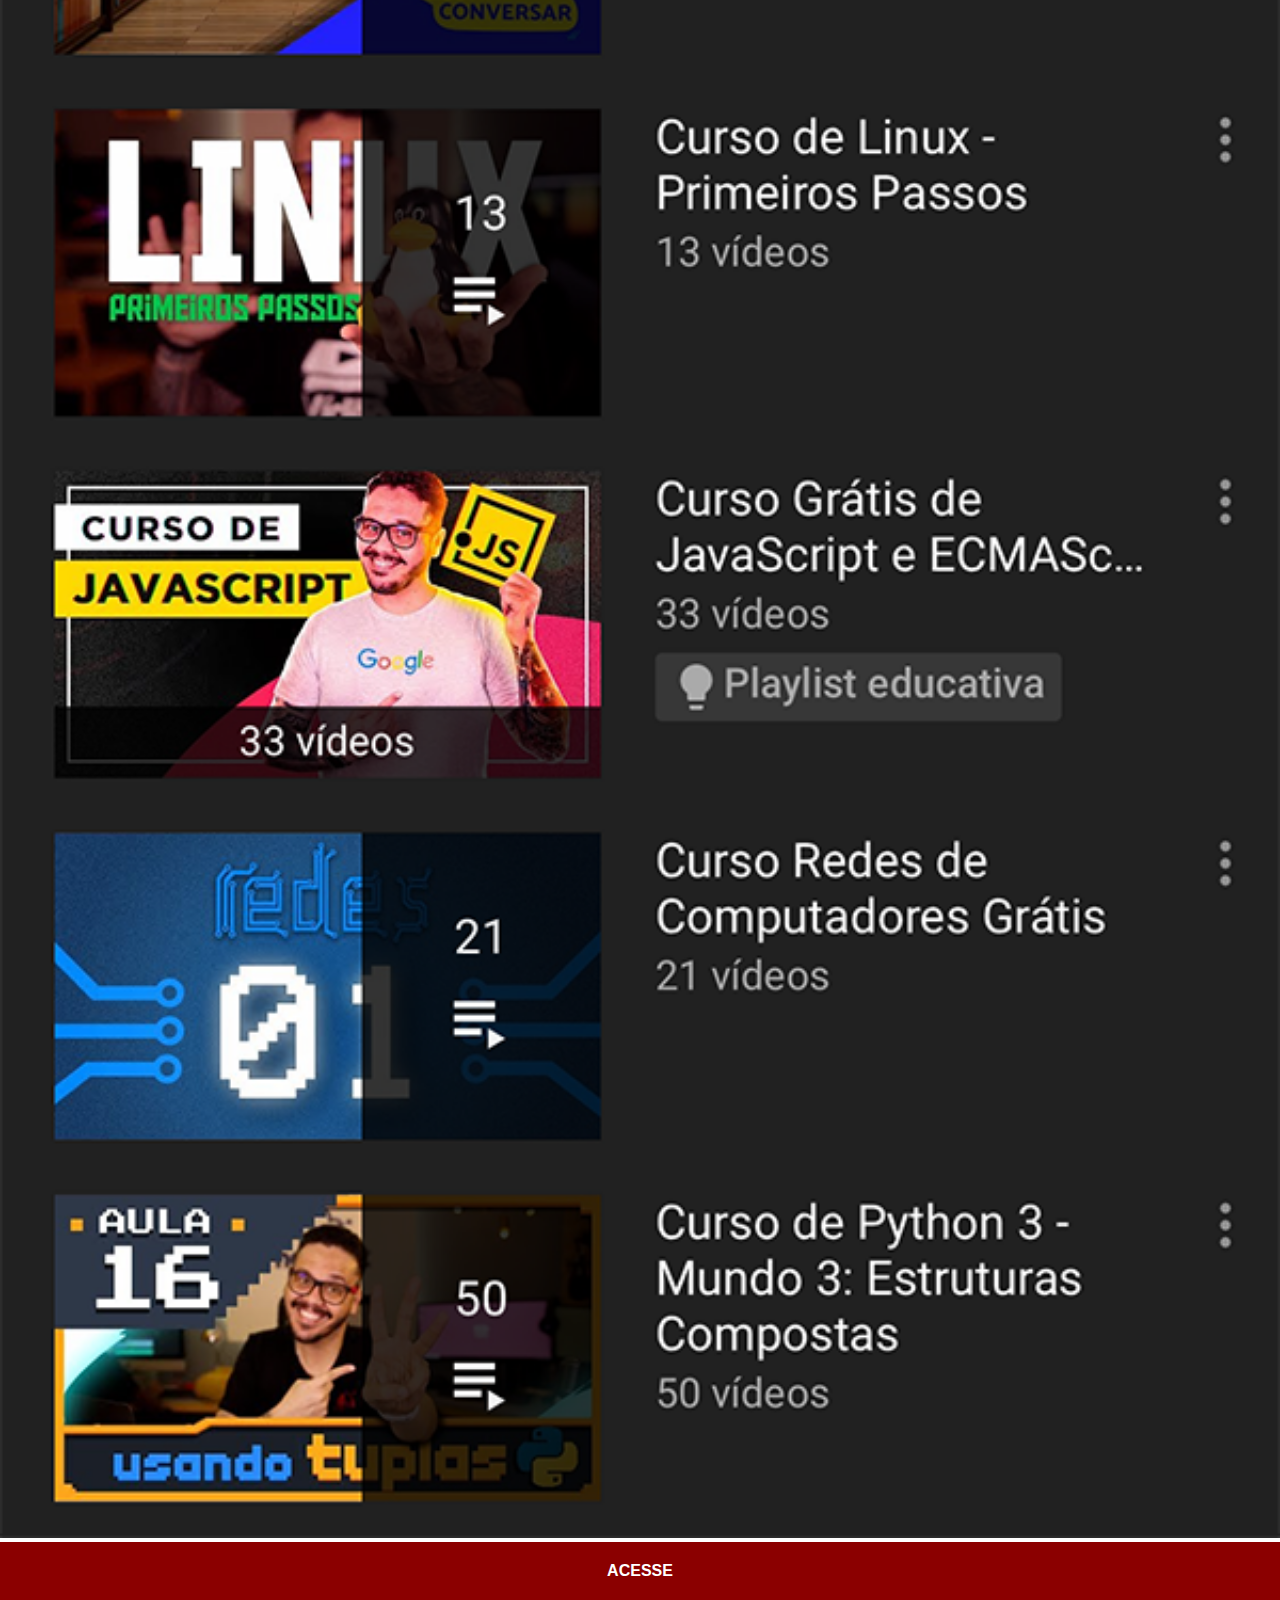
<file: youtube.html>
<!DOCTYPE html>
<html lang="pt-br">
<head>
    <meta charset="UTF-8">
    <meta name="viewport" content="width=device-width, initial-scale=1.0">
    <title>youtube</title>
    <link rel="stylesheet" href="estilos/social.css">
</head>
<body>
    <img src="imagens/tela-youtube.png" alt="youtube">
    <a href="https://www.youtube.com/@CursoemVideo/playlists" target="_blank">ACESSE</a>
</body>
</html>
</file>
<file: estilos/style.css>
@charset "UTF-8";

*{
    margin: 0px;
    padding: 0px;
    font-family: Arial, Helvetica, sans-serif;
}

html, body {
    height: 100vh;
    width: 100vw;
    background-color: black;
}

body {
    background: url('../imagens/fundo-madeira.jpg') center no-repeat ;
    background-size: cover;
    background-attachment: fixed;
}

main {
    position: relative;
    height: 100vh;
}

section#telefone {  
    position: absolute;
    top: 50%;
    left: 50%;
    transform: translate(-50%, -50%);

    height: 627px;
    width: 311px;
    background: url(../imagens/frame-iphone.png) no-repeat;
}

iframe#tela {
    position: relative;
    top: 80px;
    left: 22px;
    width: 267px;
    height: 471px;
}

section#redes-sociais {
    text-align: right;
}

section#redes-sociais img {
    width: 50px;
    margin: 10px;
    border-radius: 50%;
    box-shadow: 2px 2px 5px rgba(0, 0, 0, 0.411);
    box-sizing: border-box;
}

section#redes-sociais img:hover {
    border: 2px solid rgba(255, 255, 255, 0.637);
    transform: translate(-3px, -3px);
    box-shadow: 5px 5px 10px rgba(0, 0, 0, 0.663);
    transition: transform .3s, border 1s;
}
</file>
<file: estilos/social.css>
@charset "UTF-8";

* {
    margin: 0px;
    padding: 0px;
    font-family: Arial, Helvetica, sans-serif;
}

::-webkit-scrollbar {
    width: 0px;
    height: 0px;
}

img {
    width: 100vw;
}

a {
    display: block;
    background-color: darkred;
    color: white;
    padding: 20px;
    text-align: center;
    font-weight: bolder;
    text-decoration: none;
}

a:hover {
    background-color: red;
}
</file>
